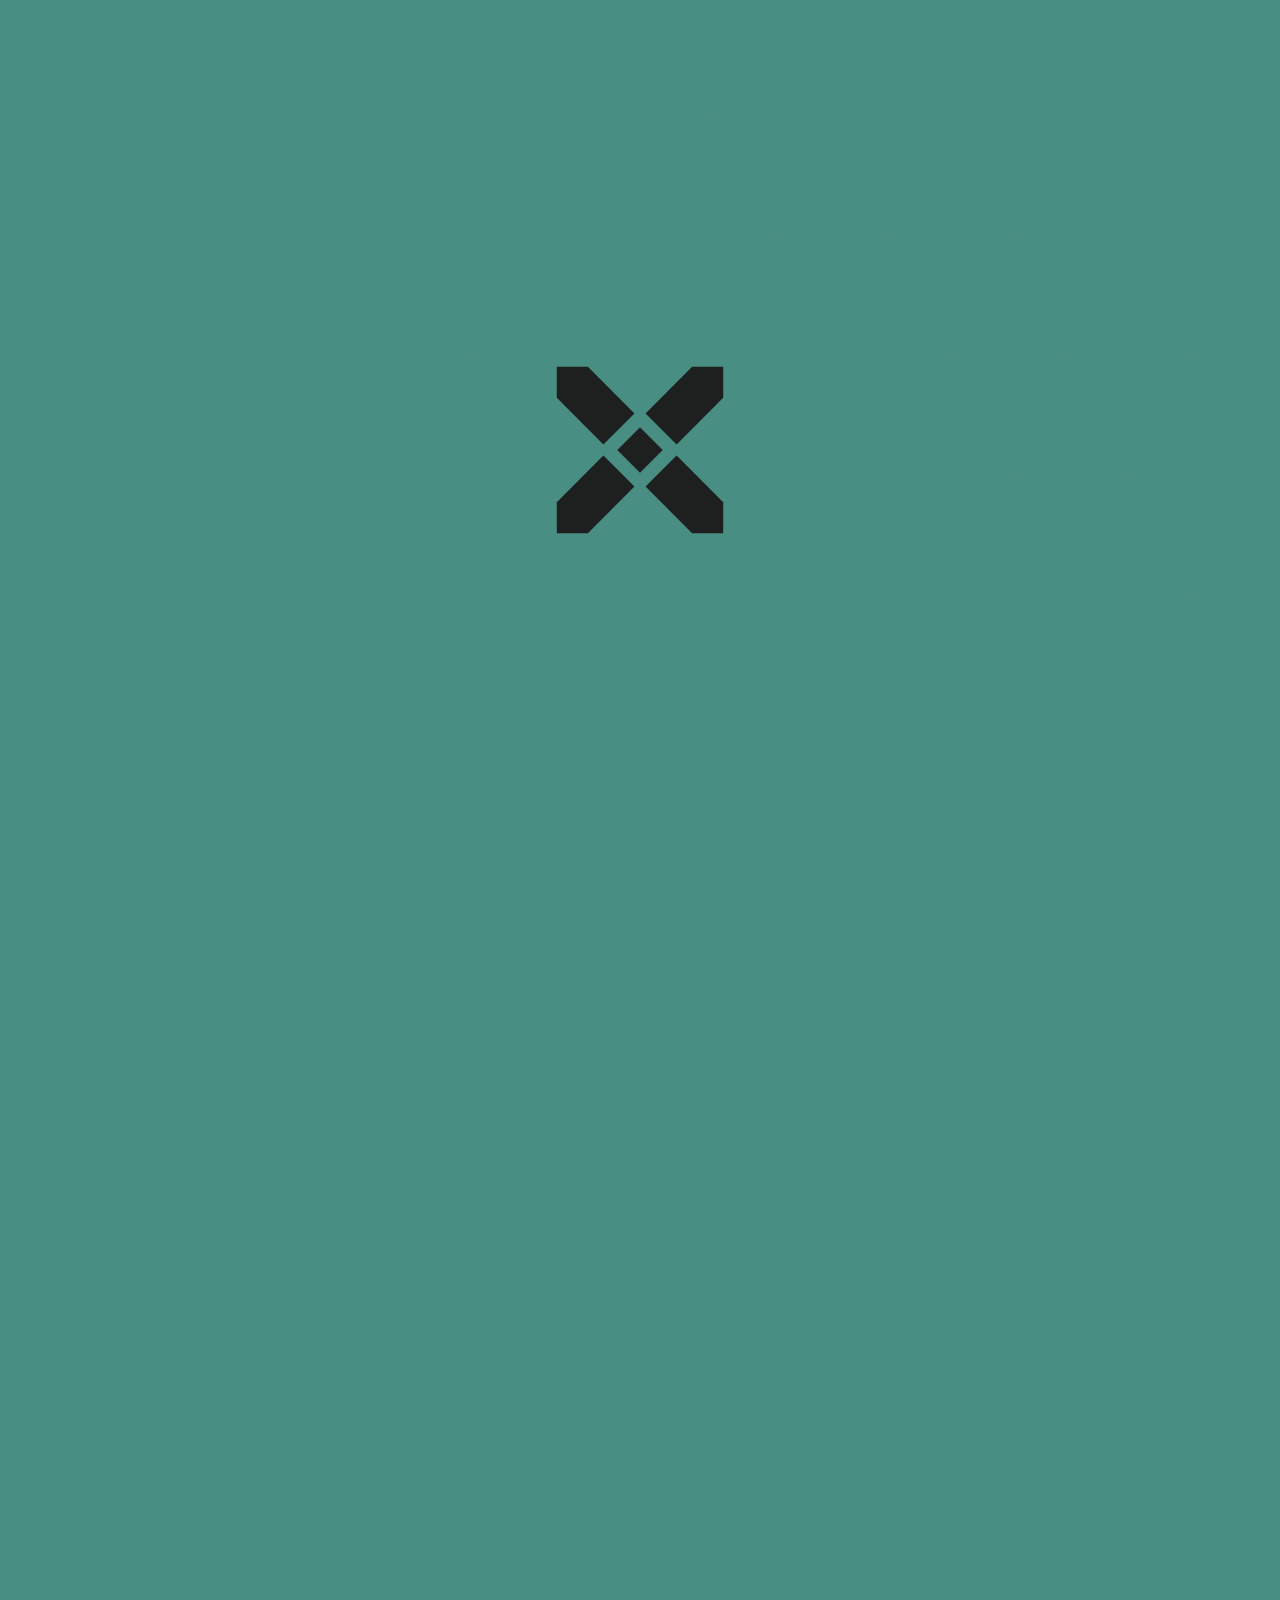
<file: index.html>
<!doctype html>
<html lang="en" class="splash">
<head>
<meta charset="utf-8">
<meta name="viewport" content="width=device-width, initial-scale=1">
<title>Axis — The first AI built entirely in Bahrain</title>
<meta name="description" content="Axis is a team of young Bahrainis who built the first AI made entirely in Bahrain. Its name is Mashmoom, and it speaks Bahraini Arabic.">
<meta name="keywords" content="Bahraini AI, AI in Bahrain, Mashmoom, Axis Bahrain, Arabic AI, Bahraini dialect AI, artificial intelligence Bahrain, ذكاء اصطناعي بحريني, مشموم">
<meta name="author" content="Axis">
<meta name="robots" content="index,follow,max-image-preview:large,max-snippet:-1,max-video-preview:-1">
<link rel="canonical" href="https://axis.bh/">
<meta property="og:type" content="website">
<meta property="og:site_name" content="Axis">
<meta property="og:locale" content="en_BH">
<meta property="og:locale:alternate" content="ar_BH">
<meta property="og:title" content="Axis — The first AI built entirely in Bahrain">
<meta property="og:description" content="Axis is a team of young Bahrainis who built the first AI made entirely in Bahrain. Its name is Mashmoom, and it speaks Bahraini Arabic.">
<meta property="og:url" content="https://axis.bh/">
<meta property="og:image" content="https://axis.bh/og/og-axis.png">
<meta property="og:image:width" content="1200">
<meta property="og:image:height" content="630">
<meta property="og:image:alt" content="AXIS — the first AI built entirely in Bahrain">
<meta name="twitter:card" content="summary_large_image">
<meta name="twitter:title" content="Axis — The first AI built entirely in Bahrain">
<meta name="twitter:description" content="Axis is a team of young Bahrainis who built the first AI made entirely in Bahrain. Its name is Mashmoom, and it speaks Bahraini Arabic.">
<meta name="twitter:image" content="https://axis.bh/og/og-axis.png">
<meta name="twitter:image:alt" content="AXIS — the first AI built entirely in Bahrain">
<meta name="theme-color" content="#1E1E1E">
<meta http-equiv="Content-Security-Policy" content="default-src 'self'; script-src 'self'; style-src 'self'; font-src 'self'; img-src 'self' data:; connect-src 'self'; base-uri 'none'; form-action 'none'">
<meta name="referrer" content="no-referrer">
<link rel="icon" href="data:image/svg+xml,<svg xmlns='http://www.w3.org/2000/svg' viewBox='0 0 3000 3000'><rect width='3000' height='3000' fill='%231E1E1E'/><path d='M3000 3000H2440L1600 2160L2160 1600L3000 2440V3000Z' fill='%23498E82'/><path d='M3000 0H2440L1600 840L2160 1400L3000 560V0Z' fill='%23498E82'/><path d='M0 0H560L1400 840L840 1400L0 560V0Z' fill='%23498E82'/><path d='M0 3000H560L1400 2160L840 1600L0 2440V3000Z' fill='%23498E82'/><path d='M1500 1090L1090 1500L1500 1910L1910 1500Z' fill='%23498E82'/></svg>">
<link rel="apple-touch-icon" href="og/apple-touch-icon.png">
<link rel="icon" type="image/png" sizes="512x512" href="og/icon-512.png">
<link rel="preload" href="fonts/switzer-variable.woff2" as="font" type="font/woff2" crossorigin>
<link rel="stylesheet" href="site.css">
<noscript><link rel="stylesheet" href="noscript.css"></noscript>
<script defer src="bahrain.js"></script>
<script defer src="mark.js"></script>
<script type="application/ld+json">{"@context":"https://schema.org","@graph":[{"@type":"Organization","@id":"https://axis.bh/#org","name":"Axis","alternateName":"أكسيس","url":"https://axis.bh/","logo":{"@type":"ImageObject","url":"https://axis.bh/og/icon-512.png","width":512,"height":512},"image":"https://axis.bh/og/og-axis.png","description":"Axis is a Bahraini technology company. It built Mashmoom, the first artificial intelligence made entirely in Bahrain, which understands and answers in Bahraini Arabic.","email":"contact@axis.bh","telephone":"+973-3973-7003","address":{"@type":"PostalAddress","addressCountry":"BH","addressRegion":"Bahrain"},"areaServed":{"@type":"Country","name":"Bahrain"},"foundingLocation":{"@type":"Place","name":"Bahrain"},"knowsLanguage":["ar-BH","ar","en"]},{"@type":"WebSite","@id":"https://axis.bh/#site","url":"https://axis.bh/","name":"Axis","inLanguage":"en","publisher":{"@id":"https://axis.bh/#org"}},{"@type":"WebPage","@id":"https://axis.bh/#page","url":"https://axis.bh/","name":"Axis — The first AI built entirely in Bahrain","isPartOf":{"@id":"https://axis.bh/#site"},"about":{"@id":"https://axis.bh/#org"},"primaryImageOfPage":{"@type":"ImageObject","url":"https://axis.bh/og/og-axis.png"}}]}</script>
</head>
<body data-field="teal">
<a class="skip" href="#main">Skip to content</a>

<canvas id="field" aria-hidden="true"></canvas>

<header class="top">
  <a class="brand" href="index.html" data-peek="word"><svg viewBox="0 0 3000 3000" aria-hidden="true">
      <path d="M3000 3000H2440L1600 2160L2160 1600L3000 2440V3000Z" fill="#498E82"/>
      <path d="M3000 0H2440L1600 840L2160 1400L3000 560V0Z" fill="#498E82"/>
      <path d="M0 0H560L1400 840L840 1400L0 560V0Z" fill="#498E82"/>
      <path d="M0 3000H560L1400 2160L840 1600L0 2440V3000Z" fill="#498E82"/>
      <path d="M1500.17 1090L1090 1500.17L1500.17 1910.33L1910.33 1500.17L1500.17 1090Z" fill="#498E82"/>
    </svg><span>AXIS</span></a>
  <nav aria-label="Pages">
      <a href="index.html" aria-current="page" data-peek="word">Home</a>
      <a href="mashmoom.html" data-peek="mashmoom">Mashmoom</a>
      <a href="axis.html" data-peek="bahrain">About us</a>
      <a href="sponsor.html" data-peek="plate">Sponsor</a>
      <a href="contact.html" data-peek="addr">Contact</a>
  </nav>
</header>

<!-- The mark. On the landing it is the full AXIS lockup, built out of his own
     wordmark rather than the icon blown up; from the first card on it is handed
     to the right column and stays there. -->
<div class="stage" aria-hidden="true">
  <svg class="fallback" viewBox="0 0 10373 3000" aria-hidden="true" preserveAspectRatio="xMidYMid meet"><path d="M10373 0H8971.91C8461.34 0 8117 362.5 8117 900C8117 1437.5 8461.34 1800 8971.91 1800H9565.59C9719.95 1800 9826.81 1912.5 9826.81 2075C9826.81 2237.5 9719.95 2350 9565.59 2350H8117V3000H9518.09C10028.7 3000 10373 2637.5 10373 2100C10373 1562.5 10028.7 1200 9518.09 1200H8924.41C8770.05 1200 8663.19 1087.5 8663.19 925C8663.19 762.5 8770.05 650 8924.41 650H10373V0Z" fill="#498E82"/><path d="M7542.26 0H7044.74C6986.89 0 6940 44.7715 6940 100V2900C6940 2955.23 6986.89 3000 7044.74 3000H7542.26C7600.11 3000 7647 2955.23 7647 2900V100C7647 44.7715 7600.11 0 7542.26 0Z" fill="#498E82"/><path d="M6470 3000H5910L5070 2160L5630 1600L6470 2440V3000Z" fill="#498E82"/><path d="M6470 0H5910L5070 840L5630 1400L6470 560V0Z" fill="#498E82"/><path d="M3470 0H4030L4870 840L4310 1400L3470 560V0Z" fill="#498E82"/><path d="M3470 3000H4030L4870 2160L4310 1600L3470 2440V3000Z" fill="#498E82"/><path d="M4970.17 1090L4560 1500.17L4970.17 1910.33L5380.33 1500.17L4970.17 1090Z" fill="#498E82"/><path d="M1007.79 95.25L7.90631 2904.75C-14.6461 2968.25 11.0489 3000 84.9912 3000H625.695C699.637 3000 747.885 2968.25 770.437 2904.75L1770.32 95.25C1792.88 31.75 1767.18 0 1693.24 0H1152.53C1078.59 0 1030.34 31.75 1007.79 95.25Z" fill="#498E82"/><path d="M2245.31 2903.75L1723.46 1246.25C1703.31 1182.08 1730.21 1150 1804.15 1150H2303.26C2377.21 1150 2424.71 1181.96 2445.79 1245.87L2992.59 2904.12C3013.66 2968.04 2987.23 3000 2913.29 3000H2386.45C2312.51 3000 2265.46 2967.92 2245.31 2903.75Z" fill="#498E82"/></svg>
  <canvas id="mark" data-form="word" data-splash="true"></canvas>
  <div class="label mono" data-settle>AXIS</div>
</div>

<main class="deck" id="main">
  <section class="card landing" data-form="word" data-label="AXIS">
    <div class="said">
      <p class="wordline">We're <b>Axis.</b></p>
      <p class="sub">Young Bahrainis who would rather build it than buy it. So we did.</p>
      <span class="cue mono">Keep going</span>
    </div>
  </section>

  <section class="card" data-form="mashmoom" data-label="MASHMOOM">
    <div class="said">
      <h1 data-assemble>The first AI built entirely in <em>Bahrain.</em></h1>
      <p class="sub">Its name is Mashmoom.</p>
      <a class="btn" href="mashmoom.html" data-peek="mashmoom">Meet Mashmoom</a>
    </div>
  </section>

  <section class="card" data-form="plate" data-label="SPONSORSHIP">
    <div class="said">
      <h2 data-assemble>Put your name <em>on it.</em></h2>
      <p class="sub">Sponsorship is open.</p>
      <a class="btn" href="sponsor.html" data-peek="plate">Explore sponsorship</a>
    </div>
  </section>

  <!-- Two pages in one, split by a single hairline. The icons are drawn for
       these two doors and nothing else: a lattice of diamonds pretending to be
       a pictogram was reading as neither the mark nor an icon. -->
  <section class="card" data-form="bahrain" data-label="BAHRAIN">
    <div class="said">
      <h2 data-assemble>Who <em>made this.</em></h2>
      <div class="split">
        <a class="half" href="axis.html" data-peek="bahrain">
          <span class="ic2"><svg viewBox="0 0 24 24" aria-hidden="true">
            <path d="M10 2.5H14V6.5H10Z"/>
            <path d="M9 21.5V12L12 8.6L15 12V21.5Z"/>
            <path d="M3 6.2H6.4V9.6H3Z" opacity=".5"/>
            <path d="M2 21.5V14.2L4.7 11.3L7.4 14.2V21.5Z" opacity=".5"/>
            <path d="M17.6 6.2H21V9.6H17.6Z" opacity=".5"/>
            <path d="M16.6 21.5V14.2L19.3 11.3L22 14.2V21.5Z" opacity=".5"/>
          </svg></span>
          <b>About us</b>
          <p>Get to know the team.</p>
        </a>
        <div class="rule"></div>
        <a class="half" href="contact.html" data-peek="addr">
          <span class="ic2"><svg viewBox="0 0 24 24" aria-hidden="true">
            <path d="M8 2H22V7.5L18.5 11H8Z" opacity=".45"/>
            <path d="M2 8H16V13.5L12.5 17H2Z"/>
            <path d="M4.5 17H9L4.5 21.5Z"/>
          </svg></span>
          <b>Contact</b>
          <p>Reach out to the team.</p>
        </a>
      </div>
    </div>
  </section>
</main>
</body>
</html>
</file>
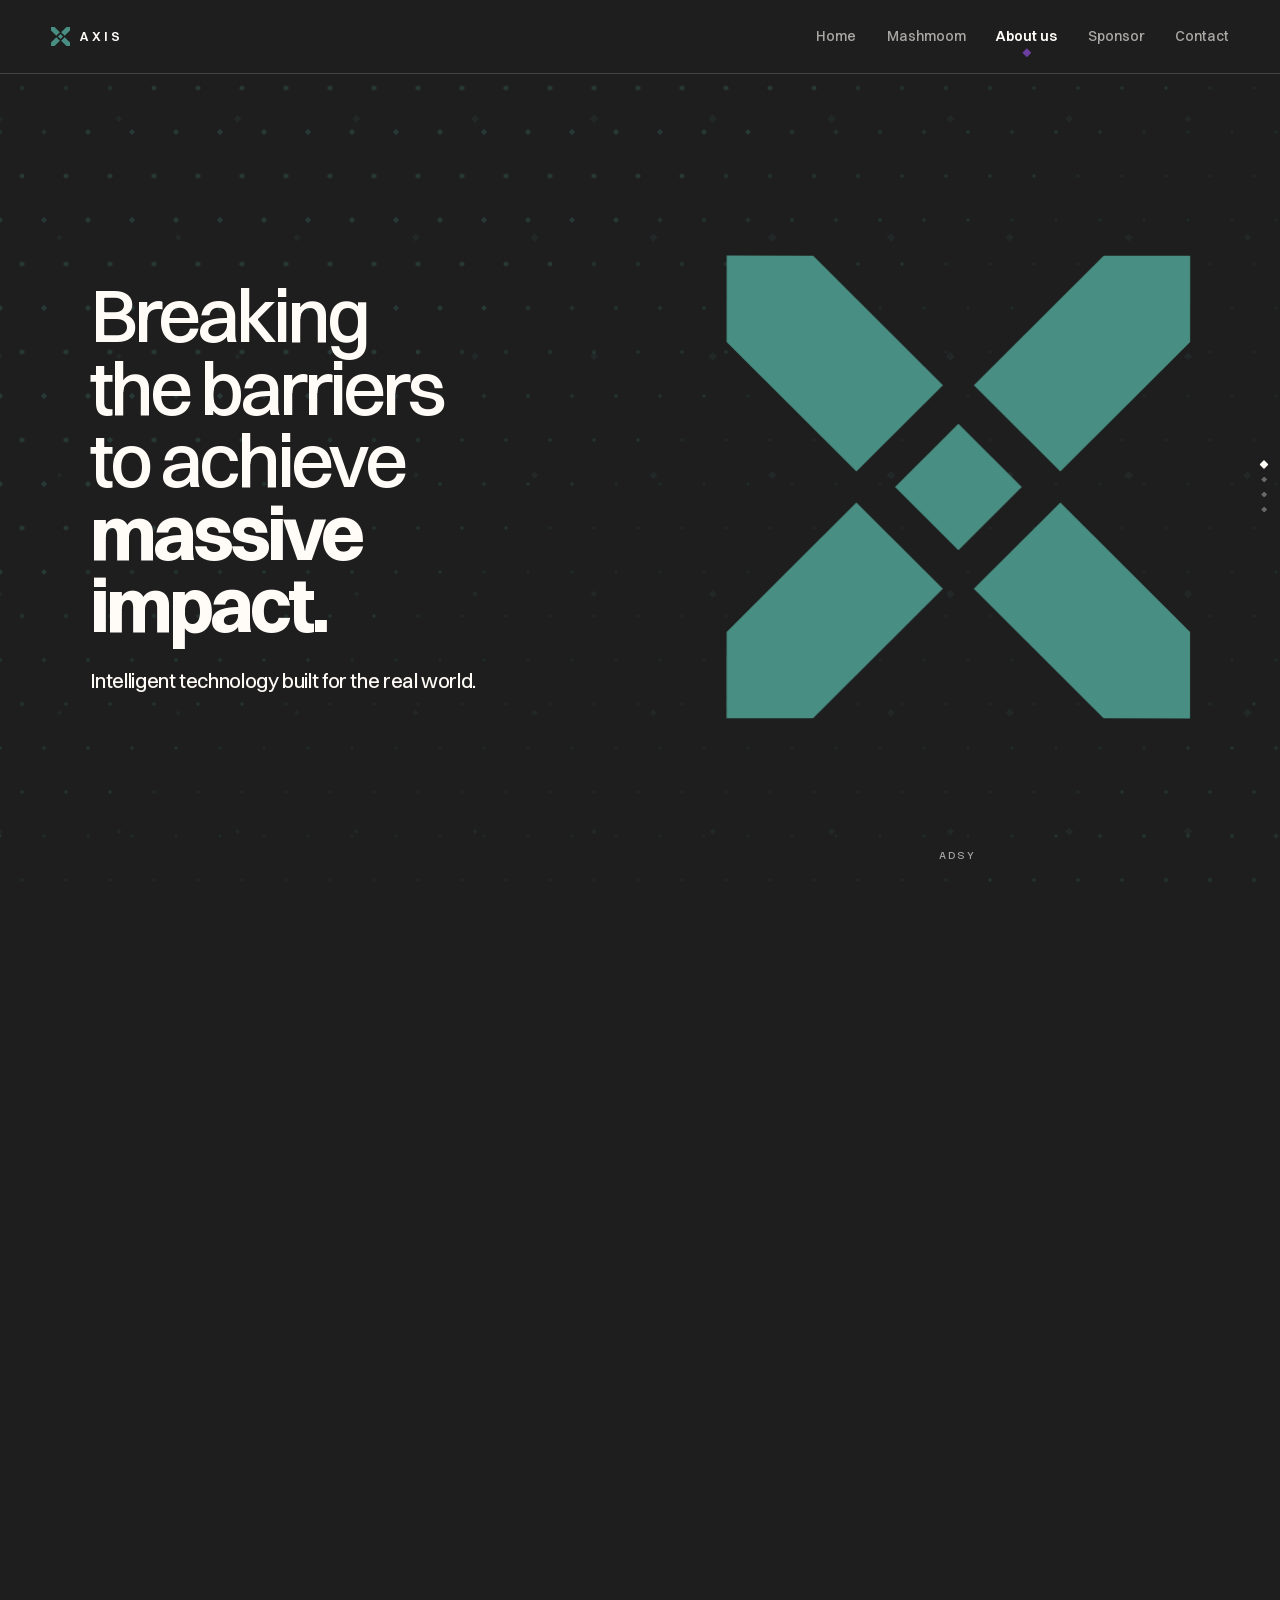
<file: axis.html>
<!doctype html>
<html lang="en">
<head>
<meta charset="utf-8">
<meta name="viewport" content="width=device-width, initial-scale=1">
<title>About Axis — the team building Bahrain's own AI</title>
<meta name="description" content="The team behind Mashmoom. Young Bahrainis breaking the barriers between people here and real technology, and building what replaces it.">
<meta name="keywords" content="Axis Bahrain, Bahraini technology company, AI company Bahrain, about Axis, Mashmoom team, Bahraini developers">
<meta name="author" content="Axis">
<meta name="robots" content="index,follow,max-image-preview:large,max-snippet:-1,max-video-preview:-1">
<link rel="canonical" href="https://axis.bh/axis.html">
<meta property="og:type" content="website">
<meta property="og:site_name" content="Axis">
<meta property="og:locale" content="en_BH">
<meta property="og:locale:alternate" content="ar_BH">
<meta property="og:title" content="About Axis — the team building Bahrain's own AI">
<meta property="og:description" content="The team behind Mashmoom. Young Bahrainis breaking the barriers between people here and real technology, and building what replaces it.">
<meta property="og:url" content="https://axis.bh/axis.html">
<meta property="og:image" content="https://axis.bh/og/og-about.png">
<meta property="og:image:width" content="1200">
<meta property="og:image:height" content="630">
<meta property="og:image:alt" content="Breaking the barriers to achieve massive impact — Axis">
<meta name="twitter:card" content="summary_large_image">
<meta name="twitter:title" content="About Axis — the team building Bahrain's own AI">
<meta name="twitter:description" content="The team behind Mashmoom. Young Bahrainis breaking the barriers between people here and real technology, and building what replaces it.">
<meta name="twitter:image" content="https://axis.bh/og/og-about.png">
<meta name="twitter:image:alt" content="Breaking the barriers to achieve massive impact — Axis">
<meta name="theme-color" content="#1E1E1E">
<meta http-equiv="Content-Security-Policy" content="default-src 'self'; script-src 'self'; style-src 'self'; font-src 'self'; img-src 'self' data:; connect-src 'self'; base-uri 'none'; form-action 'none'">
<meta name="referrer" content="no-referrer">
<link rel="icon" href="data:image/svg+xml,<svg xmlns='http://www.w3.org/2000/svg' viewBox='0 0 3000 3000'><rect width='3000' height='3000' fill='%231E1E1E'/><path d='M3000 3000H2440L1600 2160L2160 1600L3000 2440V3000Z' fill='%23498E82'/><path d='M3000 0H2440L1600 840L2160 1400L3000 560V0Z' fill='%23498E82'/><path d='M0 0H560L1400 840L840 1400L0 560V0Z' fill='%23498E82'/><path d='M0 3000H560L1400 2160L840 1600L0 2440V3000Z' fill='%23498E82'/><path d='M1500 1090L1090 1500L1500 1910L1910 1500Z' fill='%23498E82'/></svg>">
<link rel="apple-touch-icon" href="og/apple-touch-icon.png">
<link rel="icon" type="image/png" sizes="512x512" href="og/icon-512.png">
<link rel="preload" href="fonts/switzer-variable.woff2" as="font" type="font/woff2" crossorigin>
<link rel="stylesheet" href="site.css">
<noscript><link rel="stylesheet" href="noscript.css"></noscript>
<script defer src="bahrain.js"></script>
<script defer src="mark.js"></script>
<script type="application/ld+json">{"@context":"https://schema.org","@graph":[{"@type":"AboutPage","@id":"https://axis.bh/axis.html#page","url":"https://axis.bh/axis.html","name":"About Axis","isPartOf":{"@id":"https://axis.bh/#site"},"mainEntity":{"@id":"https://axis.bh/#org"}},{"@type":"BreadcrumbList","itemListElement":[{"@type":"ListItem","position":1,"name":"Axis","item":"https://axis.bh/"},{"@type":"ListItem","position":2,"name":"About us","item":"https://axis.bh/axis.html"}]}]}</script>
</head>
<body data-field="teal">
<a class="skip" href="#main">Skip to content</a>

<canvas id="field" aria-hidden="true"></canvas>

<header class="top">
  <a class="brand" href="index.html" data-peek="word"><svg viewBox="0 0 3000 3000" aria-hidden="true">
      <path d="M3000 3000H2440L1600 2160L2160 1600L3000 2440V3000Z" fill="#498E82"/>
      <path d="M3000 0H2440L1600 840L2160 1400L3000 560V0Z" fill="#498E82"/>
      <path d="M0 0H560L1400 840L840 1400L0 560V0Z" fill="#498E82"/>
      <path d="M0 3000H560L1400 2160L840 1600L0 2440V3000Z" fill="#498E82"/>
      <path d="M1500.17 1090L1090 1500.17L1500.17 1910.33L1910.33 1500.17L1500.17 1090Z" fill="#498E82"/>
    </svg><span>AXIS</span></a>
  <nav aria-label="Pages">
      <a href="index.html" data-peek="word">Home</a>
      <a href="mashmoom.html" data-peek="mashmoom">Mashmoom</a>
      <a href="axis.html" aria-current="page" data-peek="bahrain">About us</a>
      <a href="sponsor.html" data-peek="plate">Sponsor</a>
      <a href="contact.html" data-peek="addr">Contact</a>
  </nav>
</header>

<!-- The mark. On the landing it holds the middle of the page; from the first
     card on it is handed to the right column and stays there. -->
<div class="stage" aria-hidden="true">
  <svg class="fallback" viewBox="0 0 3000 3000" aria-hidden="true" preserveAspectRatio="xMidYMid meet"><path d="M3000 3000H2440L1600 2160L2160 1600L3000 2440V3000Z" fill="#498E82"/><path d="M3000 0H2440L1600 840L2160 1400L3000 560V0Z" fill="#498E82"/><path d="M0 0H560L1400 840L840 1400L0 560V0Z" fill="#498E82"/><path d="M0 3000H560L1400 2160L840 1600L0 2440V3000Z" fill="#498E82"/><path d="M1500.17 1090L1090 1500.17L1500.17 1910.33L1910.33 1500.17L1500.17 1090Z" fill="#498E82"/></svg>
  <canvas id="mark" data-form="x"></canvas>
  <div class="label mono" data-settle>AXIS</div>
</div>

<main class="deck" id="main">

  <section class="card" data-form="x" data-label="AXIS">
    <div class="said">
      <h1 class="hero" data-assemble>Breaking the barriers to achieve <em>massive impact.</em></h1>
      <p class="lede">Intelligent technology built for the real world.</p>
    </div>
  </section>

  <!-- Mission and vision, said as the two words themselves with the statement
       under each, and the country sitting beside them. Not two containers. -->
  <section class="card" data-form="bahrain" data-label="BAHRAIN">
    <div class="said">
      <div class="decls">
        <div class="decl">
          <h2>Mission</h2>
          <p>To break what stands between people here and real technology, and to build what replaces it.</p>
        </div>
        <div class="decl">
          <h2>Vision</h2>
          <p>Intelligence built in Bahrain, in the hands of everyone who lives here.</p>
        </div>
      </div>
    </div>
  </section>

  <!-- Five values, stacked down the page rather than strung across it, each one
       a line you can reach for. -->
  <section class="card" data-form="x" data-label="OUR VALUES">
    <div class="said">
      <h2 data-assemble>Our <em>values.</em></h2>
      <div class="creed">
        <div class="cv">
          <b>Privacy, before it is asked for.</b>
        </div>
        <div class="cv">
          <b>Built to last, not to burn.</b>
        </div>
        <div class="cv">
          <b>Bahraini first, everywhere.</b>
        </div>
        <div class="cv">
          <b>Useful before impressive.</b>
        </div>
      </div>
    </div>
  </section>

  <section class="card" data-form="mashmoom" data-label="MASHMOOM">
    <div class="said">
      <h2 data-assemble>See what <em>we built.</em></h2>
      <a class="btn" href="mashmoom.html" data-peek="mashmoom">Meet Mashmoom</a>
    </div>
  </section>

</main>
</body>
</html>
</file>
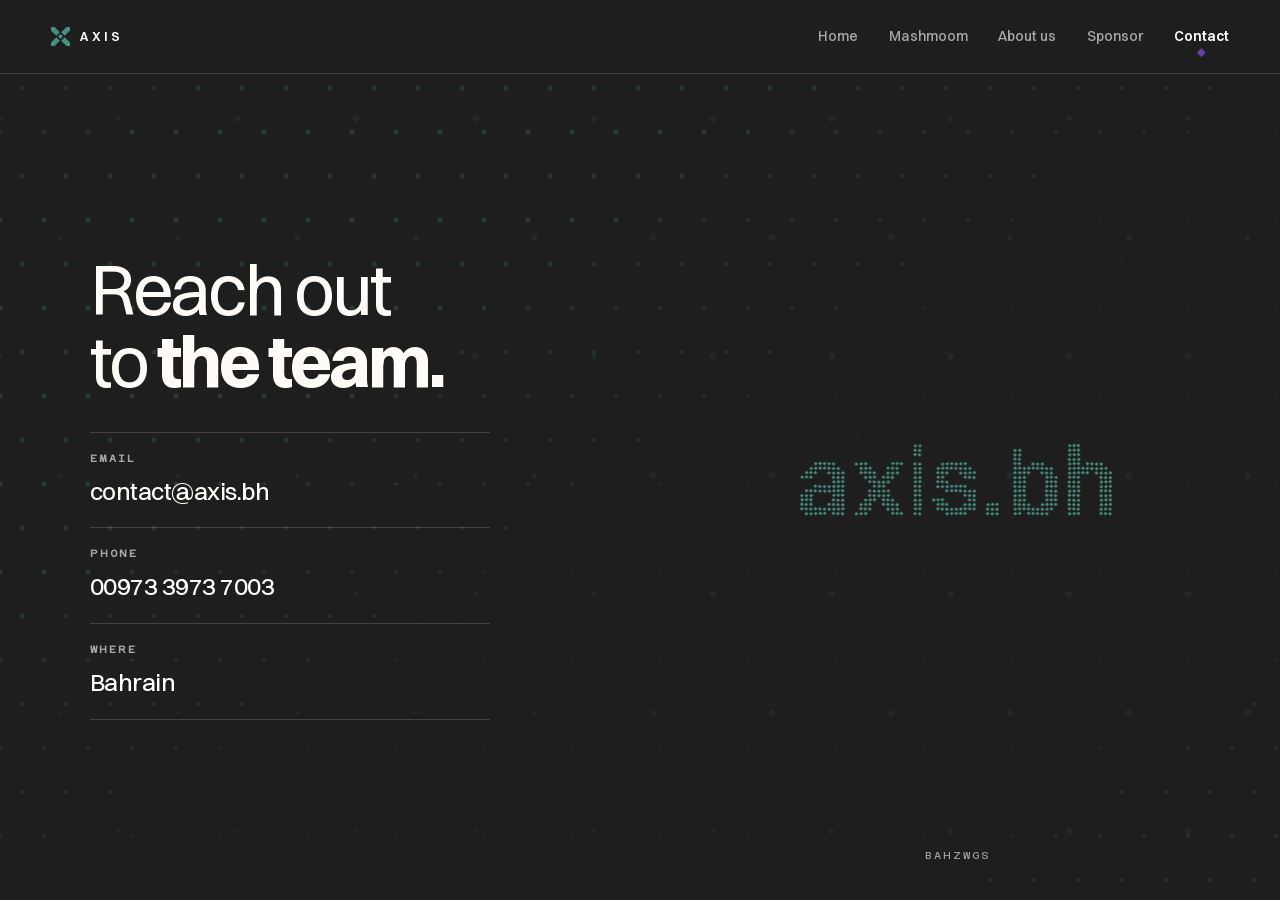
<file: contact.html>
<!doctype html>
<html lang="en" class="one">
<head>
<meta charset="utf-8">
<meta name="viewport" content="width=device-width, initial-scale=1">
<title>Contact Axis — Bahrain's own AI team</title>
<meta name="description" content="Reach the Axis team in Bahrain. Email contact@axis.bh or call 00973 3973 7003.">
<meta name="keywords" content="contact Axis, Axis Bahrain contact, Mashmoom contact, AI company Bahrain contact">
<meta name="author" content="Axis">
<meta name="robots" content="index,follow,max-image-preview:large,max-snippet:-1,max-video-preview:-1">
<link rel="canonical" href="https://axis.bh/contact.html">
<meta property="og:type" content="website">
<meta property="og:site_name" content="Axis">
<meta property="og:locale" content="en_BH">
<meta property="og:locale:alternate" content="ar_BH">
<meta property="og:title" content="Contact Axis — Bahrain's own AI team">
<meta property="og:description" content="Reach the Axis team in Bahrain. Email contact@axis.bh or call 00973 3973 7003.">
<meta property="og:url" content="https://axis.bh/contact.html">
<meta property="og:image" content="https://axis.bh/og/og-contact.png">
<meta property="og:image:width" content="1200">
<meta property="og:image:height" content="630">
<meta property="og:image:alt" content="Reach out to the team — Axis, Bahrain">
<meta name="twitter:card" content="summary_large_image">
<meta name="twitter:title" content="Contact Axis — Bahrain's own AI team">
<meta name="twitter:description" content="Reach the Axis team in Bahrain. Email contact@axis.bh or call 00973 3973 7003.">
<meta name="twitter:image" content="https://axis.bh/og/og-contact.png">
<meta name="twitter:image:alt" content="Reach out to the team — Axis, Bahrain">
<meta name="theme-color" content="#1E1E1E">
<meta http-equiv="Content-Security-Policy" content="default-src 'self'; script-src 'self'; style-src 'self'; font-src 'self'; img-src 'self' data:; connect-src 'self'; base-uri 'none'; form-action 'none'">
<meta name="referrer" content="no-referrer">
<link rel="icon" href="data:image/svg+xml,<svg xmlns='http://www.w3.org/2000/svg' viewBox='0 0 3000 3000'><rect width='3000' height='3000' fill='%231E1E1E'/><path d='M3000 3000H2440L1600 2160L2160 1600L3000 2440V3000Z' fill='%23498E82'/><path d='M3000 0H2440L1600 840L2160 1400L3000 560V0Z' fill='%23498E82'/><path d='M0 0H560L1400 840L840 1400L0 560V0Z' fill='%23498E82'/><path d='M0 3000H560L1400 2160L840 1600L0 2440V3000Z' fill='%23498E82'/><path d='M1500 1090L1090 1500L1500 1910L1910 1500Z' fill='%23498E82'/></svg>">
<link rel="apple-touch-icon" href="og/apple-touch-icon.png">
<link rel="icon" type="image/png" sizes="512x512" href="og/icon-512.png">
<link rel="preload" href="fonts/switzer-variable.woff2" as="font" type="font/woff2" crossorigin>
<link rel="stylesheet" href="site.css">
<noscript><link rel="stylesheet" href="noscript.css"></noscript>
<script defer src="bahrain.js"></script>
<script defer src="mark.js"></script>
<script type="application/ld+json">{"@context":"https://schema.org","@graph":[{"@type":"ContactPage","@id":"https://axis.bh/contact.html#page","url":"https://axis.bh/contact.html","name":"Contact Axis","isPartOf":{"@id":"https://axis.bh/#site"},"mainEntity":{"@id":"https://axis.bh/#org"}},{"@type":"BreadcrumbList","itemListElement":[{"@type":"ListItem","position":1,"name":"Axis","item":"https://axis.bh/"},{"@type":"ListItem","position":2,"name":"Contact","item":"https://axis.bh/contact.html"}]}]}</script>
</head>
<body data-field="teal">
<a class="skip" href="#main">Skip to content</a>

<canvas id="field" aria-hidden="true"></canvas>

<header class="top">
  <a class="brand" href="index.html" data-peek="word"><svg viewBox="0 0 3000 3000" aria-hidden="true">
      <path d="M3000 3000H2440L1600 2160L2160 1600L3000 2440V3000Z" fill="#498E82"/>
      <path d="M3000 0H2440L1600 840L2160 1400L3000 560V0Z" fill="#498E82"/>
      <path d="M0 0H560L1400 840L840 1400L0 560V0Z" fill="#498E82"/>
      <path d="M0 3000H560L1400 2160L840 1600L0 2440V3000Z" fill="#498E82"/>
      <path d="M1500.17 1090L1090 1500.17L1500.17 1910.33L1910.33 1500.17L1500.17 1090Z" fill="#498E82"/>
    </svg><span>AXIS</span></a>
  <nav aria-label="Pages">
      <a href="index.html" data-peek="word">Home</a>
      <a href="mashmoom.html" data-peek="mashmoom">Mashmoom</a>
      <a href="axis.html" data-peek="bahrain">About us</a>
      <a href="sponsor.html" data-peek="plate">Sponsor</a>
      <a href="contact.html" aria-current="page" data-peek="addr">Contact</a>
  </nav>
</header>

<!-- The mark. On the landing it holds the middle of the page; from the first
     card on it is handed to the right column and stays there. -->
<div class="stage" aria-hidden="true">
  <svg class="fallback" viewBox="0 0 3000 3000" aria-hidden="true" preserveAspectRatio="xMidYMid meet"><path d="M3000 3000H2440L1600 2160L2160 1600L3000 2440V3000Z" fill="#498E82"/><path d="M3000 0H2440L1600 840L2160 1400L3000 560V0Z" fill="#498E82"/><path d="M0 0H560L1400 840L840 1400L0 560V0Z" fill="#498E82"/><path d="M0 3000H560L1400 2160L840 1600L0 2440V3000Z" fill="#498E82"/><path d="M1500.17 1090L1090 1500.17L1500.17 1910.33L1910.33 1500.17L1500.17 1090Z" fill="#498E82"/></svg>
  <canvas id="mark" data-form="addr"></canvas>
  <div class="label mono" data-settle>BAHRAIN</div>
</div>

<main class="deck" id="main">

  <section class="card" data-form="addr" data-label="BAHRAIN">
    <div class="said">
      <h1 data-assemble>Reach out to <em>the team.</em></h1>
      <div class="plain">
        <a href="mailto:contact@axis.bh"><em>Email</em>contact@axis.bh</a>
        <a href="tel:+97339737003"><em>Phone</em>00973 3973 7003</a>
        <span><em>Where</em>Bahrain</span>
      </div>
    </div>
  </section>

</main>
</body>
</html>
</file>
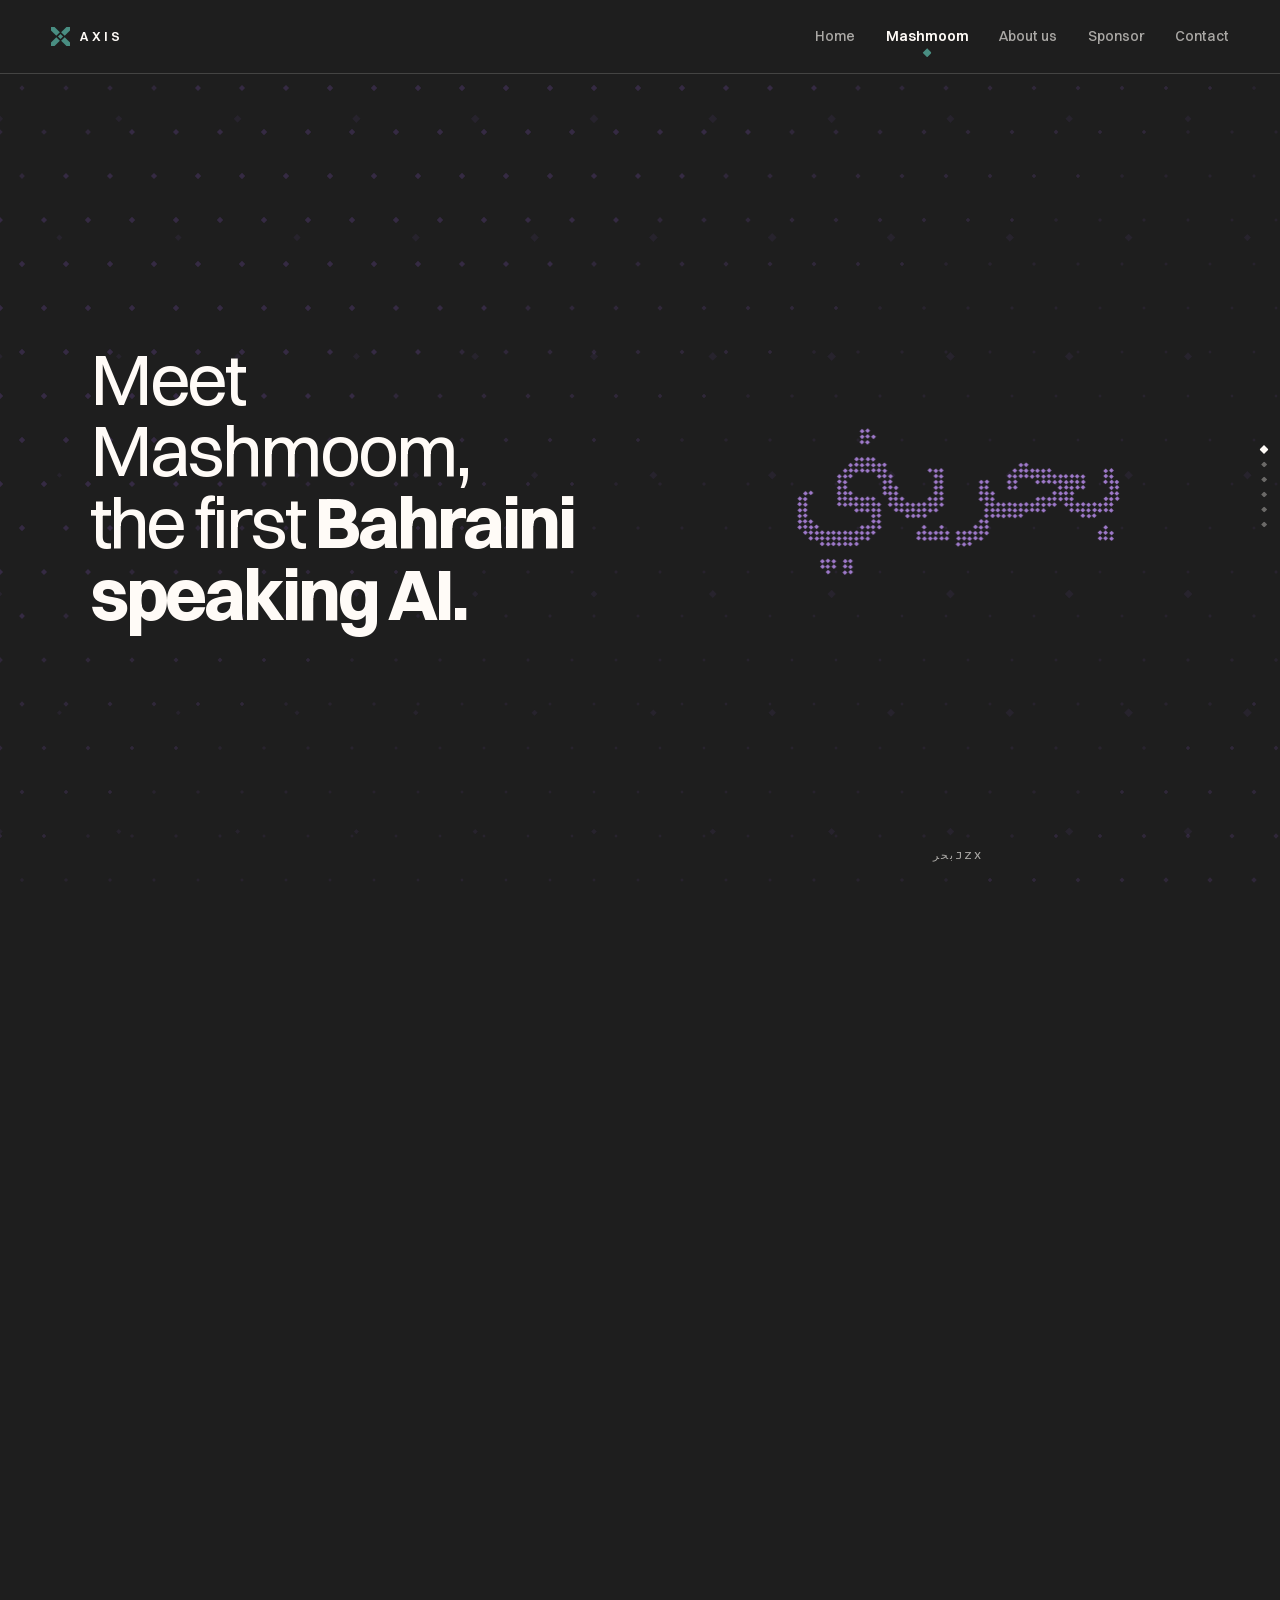
<file: mashmoom.html>
<!doctype html>
<html lang="en">
<head>
<meta charset="utf-8">
<meta name="viewport" content="width=device-width, initial-scale=1">
<title>Mashmoom — the first AI that speaks Bahraini Arabic</title>
<meta name="description" content="Mashmoom is the first AI that understands and answers in Bahraini Arabic. Ask it the way you actually talk: code, data, admin, research and more.">
<meta name="keywords" content="Mashmoom, مشموم, Bahraini AI, Arabic AI assistant, Bahraini dialect AI, AI that speaks Arabic, Bahrain AI chatbot, ذكاء اصطناعي بالبحريني">
<meta name="author" content="Axis">
<meta name="robots" content="index,follow,max-image-preview:large,max-snippet:-1,max-video-preview:-1">
<link rel="canonical" href="https://axis.bh/mashmoom.html">
<meta property="og:type" content="website">
<meta property="og:site_name" content="Axis">
<meta property="og:locale" content="en_BH">
<meta property="og:locale:alternate" content="ar_BH">
<meta property="og:title" content="Mashmoom — the first AI that speaks Bahraini Arabic">
<meta property="og:description" content="Mashmoom is the first AI that understands and answers in Bahraini Arabic. Ask it the way you actually talk: code, data, admin, research and more.">
<meta property="og:url" content="https://axis.bh/mashmoom.html">
<meta property="og:image" content="https://axis.bh/og/og-mashmoom.png">
<meta property="og:image:width" content="1200">
<meta property="og:image:height" content="630">
<meta property="og:image:alt" content="Mashmoom — the first Bahraini speaking AI">
<meta name="twitter:card" content="summary_large_image">
<meta name="twitter:title" content="Mashmoom — the first AI that speaks Bahraini Arabic">
<meta name="twitter:description" content="Mashmoom is the first AI that understands and answers in Bahraini Arabic. Ask it the way you actually talk: code, data, admin, research and more.">
<meta name="twitter:image" content="https://axis.bh/og/og-mashmoom.png">
<meta name="twitter:image:alt" content="Mashmoom — the first Bahraini speaking AI">
<meta name="theme-color" content="#1E1E1E">
<meta http-equiv="Content-Security-Policy" content="default-src 'self'; script-src 'self'; style-src 'self'; font-src 'self'; img-src 'self' data:; connect-src 'self'; base-uri 'none'; form-action 'none'">
<meta name="referrer" content="no-referrer">
<link rel="icon" href="data:image/svg+xml,<svg xmlns='http://www.w3.org/2000/svg' viewBox='0 0 3000 3000'><rect width='3000' height='3000' fill='%231E1E1E'/><path d='M3000 3000H2440L1600 2160L2160 1600L3000 2440V3000Z' fill='%23498E82'/><path d='M3000 0H2440L1600 840L2160 1400L3000 560V0Z' fill='%23498E82'/><path d='M0 0H560L1400 840L840 1400L0 560V0Z' fill='%23498E82'/><path d='M0 3000H560L1400 2160L840 1600L0 2440V3000Z' fill='%23498E82'/><path d='M1500 1090L1090 1500L1500 1910L1910 1500Z' fill='%23498E82'/></svg>">
<link rel="apple-touch-icon" href="og/apple-touch-icon.png">
<link rel="icon" type="image/png" sizes="512x512" href="og/icon-512.png">
<link rel="preload" href="fonts/switzer-variable.woff2" as="font" type="font/woff2" crossorigin>
<link rel="preload" href="fonts/plex-arabic-600.woff2" as="font" type="font/woff2" crossorigin>
<link rel="stylesheet" href="site.css">
<noscript><link rel="stylesheet" href="noscript.css"></noscript>
<script defer src="bahrain.js"></script>
<script defer src="mark.js"></script>
<script type="application/ld+json">{"@context":"https://schema.org","@graph":[{"@type":"SoftwareApplication","@id":"https://axis.bh/mashmoom.html#app","name":"Mashmoom","alternateName":"مشموم","applicationCategory":"BusinessApplication","applicationSubCategory":"AI assistant","operatingSystem":"Web","inLanguage":["ar-BH","ar","en"],"description":"Mashmoom is the first artificial intelligence built entirely in Bahrain. It understands and answers in Bahraini Arabic, writes and runs Python, works with data and files, researches the web, and handles everyday admin. It runs on machines in Bahrain.","publisher":{"@id":"https://axis.bh/#org"},"creator":{"@id":"https://axis.bh/#org"},"countryOfOrigin":{"@type":"Country","name":"Bahrain"},"featureList":["Understands and replies in Bahraini Arabic","Writes and runs Python","Works with data, sheets and files","Researches the web and cites where it came from","Drafts letters, forms and email","Runs on machines in Bahrain"]},{"@type":"BreadcrumbList","itemListElement":[{"@type":"ListItem","position":1,"name":"Axis","item":"https://axis.bh/"},{"@type":"ListItem","position":2,"name":"Mashmoom","item":"https://axis.bh/mashmoom.html"}]},{"@type":"WebPage","@id":"https://axis.bh/mashmoom.html#page","url":"https://axis.bh/mashmoom.html","isPartOf":{"@id":"https://axis.bh/#site"},"name":"Mashmoom — the first AI that speaks Bahraini Arabic","mainEntity":{"@id":"https://axis.bh/mashmoom.html#app"}}]}</script>
</head>
<body data-field="purple">
<a class="skip" href="#main">Skip to content</a>

<canvas id="field" aria-hidden="true"></canvas>

<header class="top">
  <a class="brand" href="index.html" data-peek="word"><svg viewBox="0 0 3000 3000" aria-hidden="true">
      <path d="M3000 3000H2440L1600 2160L2160 1600L3000 2440V3000Z" fill="#498E82"/>
      <path d="M3000 0H2440L1600 840L2160 1400L3000 560V0Z" fill="#498E82"/>
      <path d="M0 0H560L1400 840L840 1400L0 560V0Z" fill="#498E82"/>
      <path d="M0 3000H560L1400 2160L840 1600L0 2440V3000Z" fill="#498E82"/>
      <path d="M1500.17 1090L1090 1500.17L1500.17 1910.33L1910.33 1500.17L1500.17 1090Z" fill="#498E82"/>
    </svg><span>AXIS</span></a>
  <nav aria-label="Pages">
      <a href="index.html" data-peek="word">Home</a>
      <a href="mashmoom.html" aria-current="page" data-peek="mashmoom">Mashmoom</a>
      <a href="axis.html" data-peek="bahrain">About us</a>
      <a href="sponsor.html" data-peek="plate">Sponsor</a>
      <a href="contact.html" data-peek="addr">Contact</a>
  </nav>
</header>

<!-- The mark. On the landing it holds the middle of the page; from the first
     card on it is handed to the right column and stays there. -->
<div class="stage" aria-hidden="true">
  <svg class="fallback" viewBox="0 0 3000 3000" aria-hidden="true" preserveAspectRatio="xMidYMid meet"><path d="M3000 3000H2440L1600 2160L2160 1600L3000 2440V3000Z" fill="#498E82"/><path d="M3000 0H2440L1600 840L2160 1400L3000 560V0Z" fill="#498E82"/><path d="M0 0H560L1400 840L840 1400L0 560V0Z" fill="#498E82"/><path d="M0 3000H560L1400 2160L840 1600L0 2440V3000Z" fill="#498E82"/><path d="M1500.17 1090L1090 1500.17L1500.17 1910.33L1910.33 1500.17L1500.17 1090Z" fill="#498E82"/></svg>
  <canvas id="mark" data-form="arabic"></canvas>
  <div class="label mono" data-settle>MASHMOOM</div>
</div>

<main class="deck" id="main">

  <section class="card" data-form="arabic" data-label="بحريني">
    <div class="said">
      <h1 data-assemble>Meet Mashmoom, the first <em>Bahraini speaking AI.</em></h1>
    </div>
  </section>

  <section class="card" data-form="mashmoom" data-label="MASHMOOM">
    <div class="said">
      <h2 data-assemble>Mashmoom does <em>the work.</em></h2>
      <div class="ask">
        <span class="cycle">
          <span>اكتب لي كود بايثون يرتب هالملف</span>
          <span>Clean this sheet and chart it for the meeting.</span>
          <span>شنو صار في البحرين هالأسبوع؟</span>
          <span>Debug this function and tell me what I broke.</span>
          <span>سوّي لي موقع لمشروعي الصغير</span>
          <span>Draft the email to the landlord, politely.</span>
          <span>اشرح لي هالكود بالبحريني</span>
          <span>سوّي لي جدول للأسبوع حول الدوام</span>
        </span>
      </div>
      <span class="btn soon">Coming soon</span>
    </div>
  </section>

  <section class="card" data-form="w_talk" data-label="THE DIALECT">
    <div class="said">
      <h2 data-assemble>Ask it the way <em>you actually talk.</em></h2>
    </div>
    <div class="viz">
      <div class="chat">
        <p class="bub me ar cut" lang="ar" dir="rtl" data-type data-speed="58">شنو تقدر تسوي لي؟</p>
        <p class="bub it ar cut" lang="ar" dir="rtl" data-type data-speed="34">أقدر أرد على أسئلتك، أدور لك في النت، أسوي لك ملفات ورسومات، وأساعدك في حسابات البيت.</p>
        <p class="bub me ar cut" lang="ar" dir="rtl" data-type data-speed="58">زين، سو لي جدول للأسبوع</p>
        <span class="thinking mono">thinking&hellip;</span>
      </div>
    </div>
  </section>

  <!-- Not a feature list and not a column of labels. One kind of work is live
       at a time and the mark beside it is building that thing, so the
       formation is the caption and nothing needs writing underneath. -->
  <section class="card" data-form="w_code" data-label="WHAT IT DOES" data-wall>
    <div class="said">
      <h2 data-assemble>Hand it <em>the work.</em></h2>
      <div class="wall">
        <button type="button" class="wd" data-peek="w_code">Code</button>
        <button type="button" class="wd" data-peek="w_data">Data</button>
        <button type="button" class="wd" data-peek="w_admin">Admin</button>
        <button type="button" class="wd" data-peek="w_research">Research</button>
        <button type="button" class="wd" data-peek="w_personal">Personal</button>
        <button type="button" class="wd ar" lang="ar" dir="rtl" data-peek="w_talk">فضفضة</button>
      </div>
    </div>
  </section>

  <!-- Privacy. Three statements, not three reassuring boxes in a row, which is
       how a claim like this stops being believed. -->
  <section class="card" data-form="bahrain" data-label="BAHRAIN">
    <div class="said">
      <h2 data-assemble>It stays <em>here.</em></h2>
      <div class="says">
        <p>It runs on our own machines, in Bahrain.</p>
        <p>Nothing you type is sold, and nothing is handed to anyone abroad.</p>
        <p>No foreign company gets to decide what you are allowed to ask.</p>
      </div>
    </div>
  </section>

  <!-- Two capabilities, each given a band of the page and a thing that moves.
       These are not ideas we have; they are the next two pieces of work. -->
  <section class="card" data-form="mashmoom" data-label="NEXT">
    <div class="said">
      <h2 data-assemble>Coming <em>next.</em></h2>
      <div class="coming">
        <div class="cap">
          <span class="mono">Speech</span>
          <p>Talk to it in Bahraini, and hear it answer back the same.</p>
          <div class="wave" aria-hidden="true"><i></i><i></i><i></i><i></i><i></i><i></i><i></i><i></i><i></i><i></i><i></i><i></i><i></i><i></i><i></i><i></i></div>
        </div>
        <div class="cap">
          <span class="mono">Pictures</span>
          <p>Ask for a picture or a design, Mashmoom will get it done.</p>
          <div class="gen" aria-hidden="true" data-gen></div>
        </div>
      </div>
    </div>
  </section>

</main>
</body>
</html>
</file>
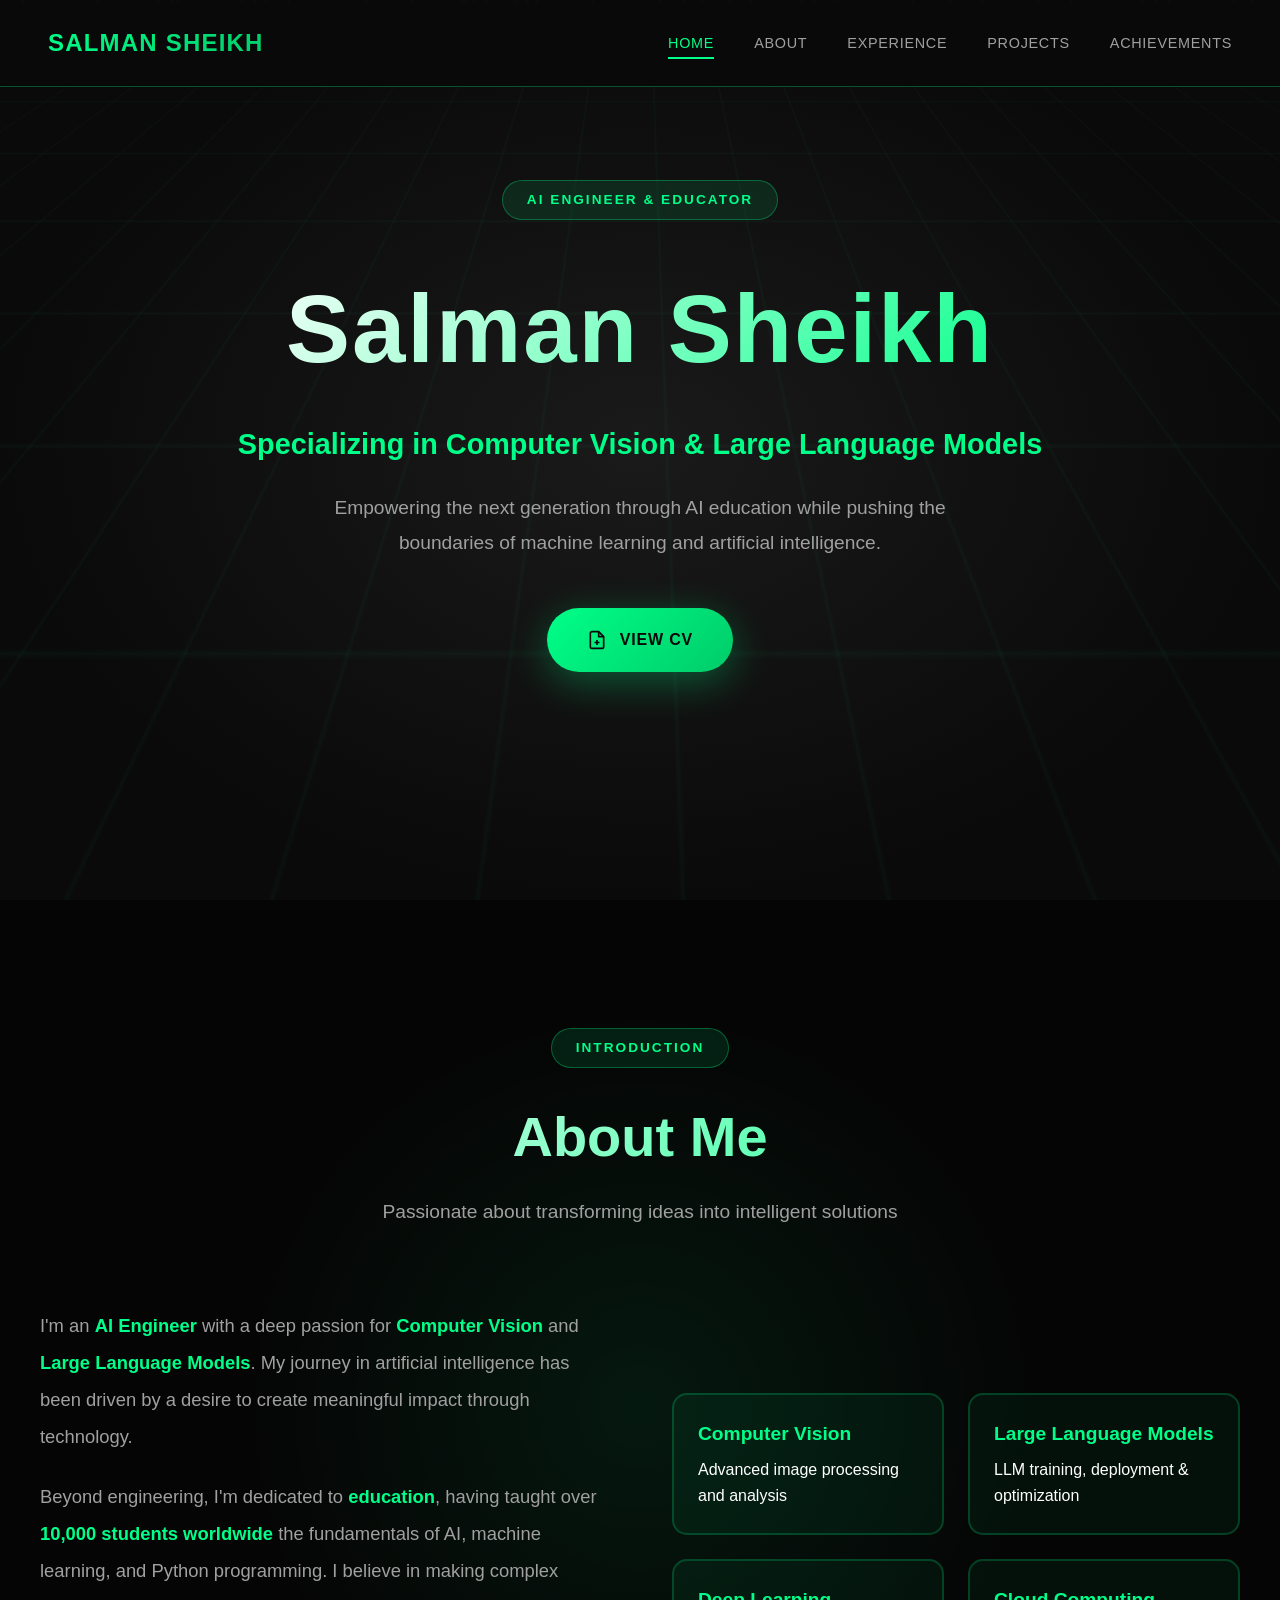
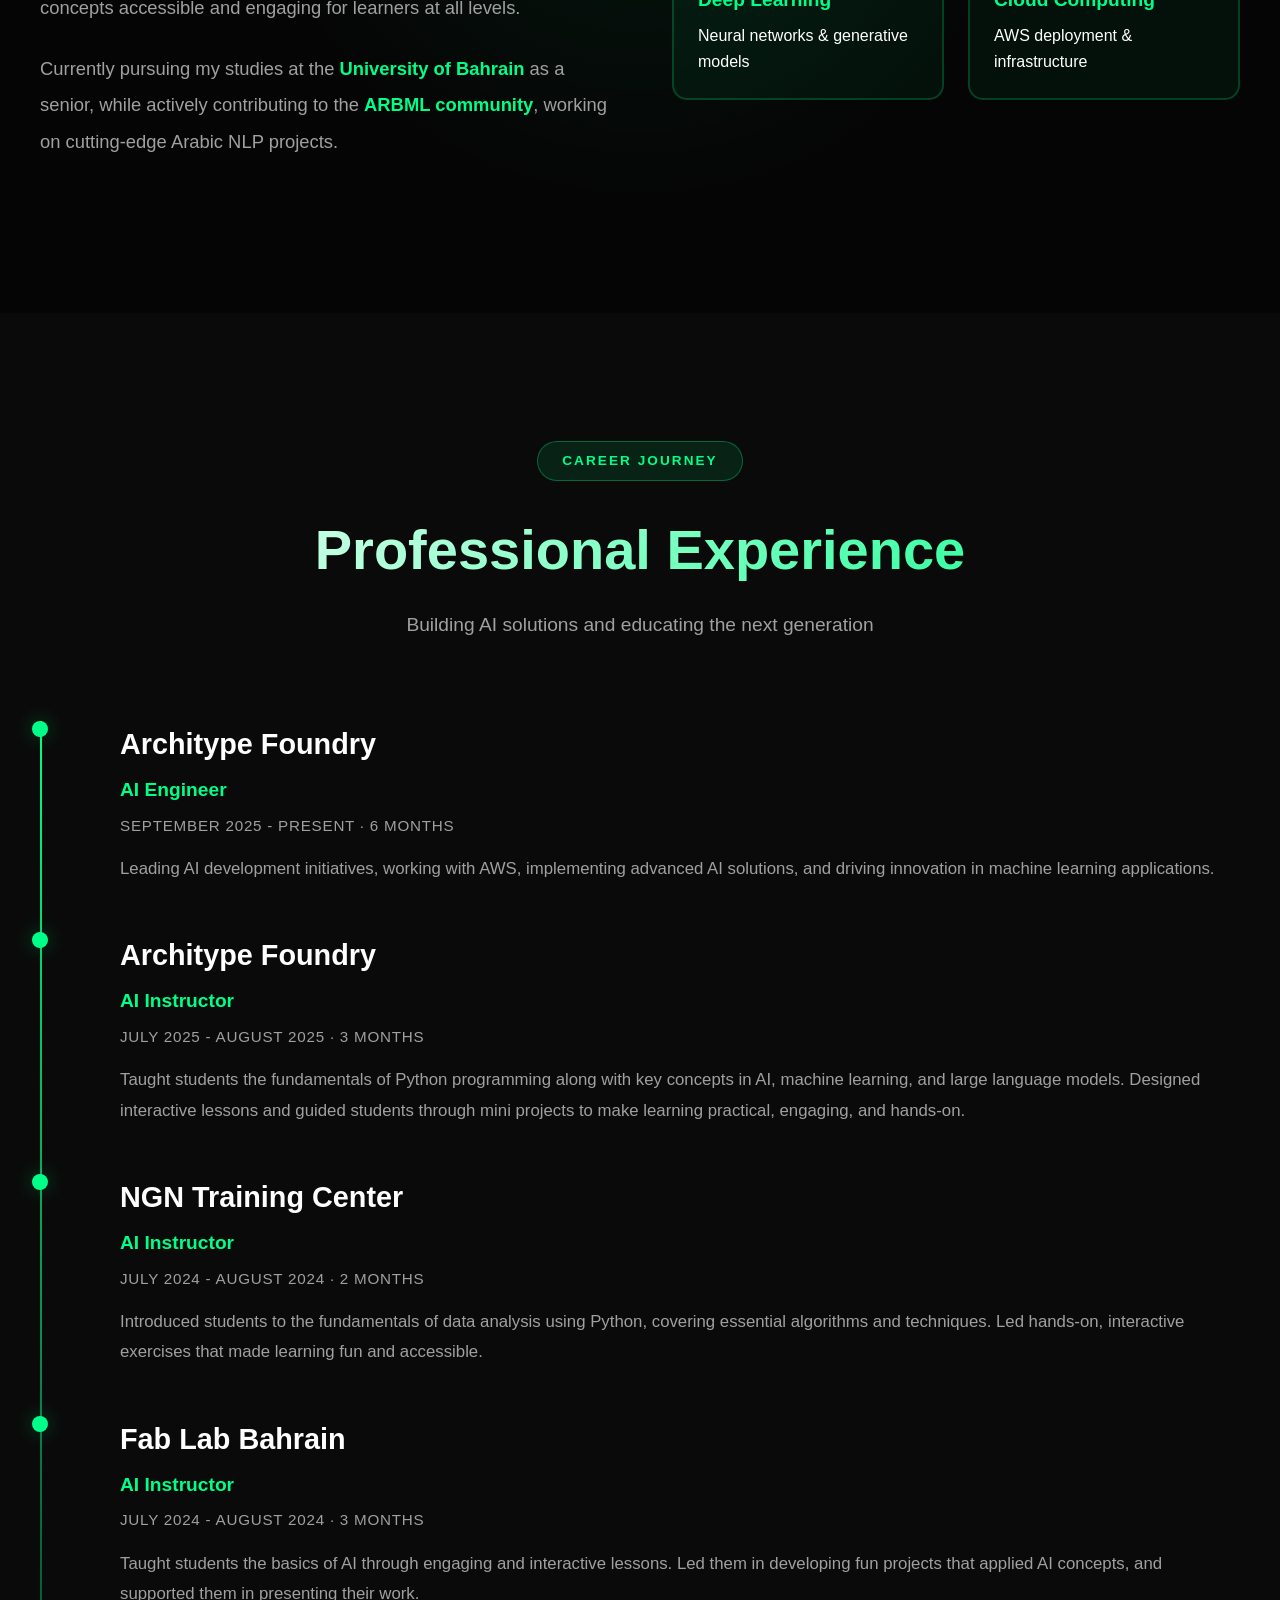
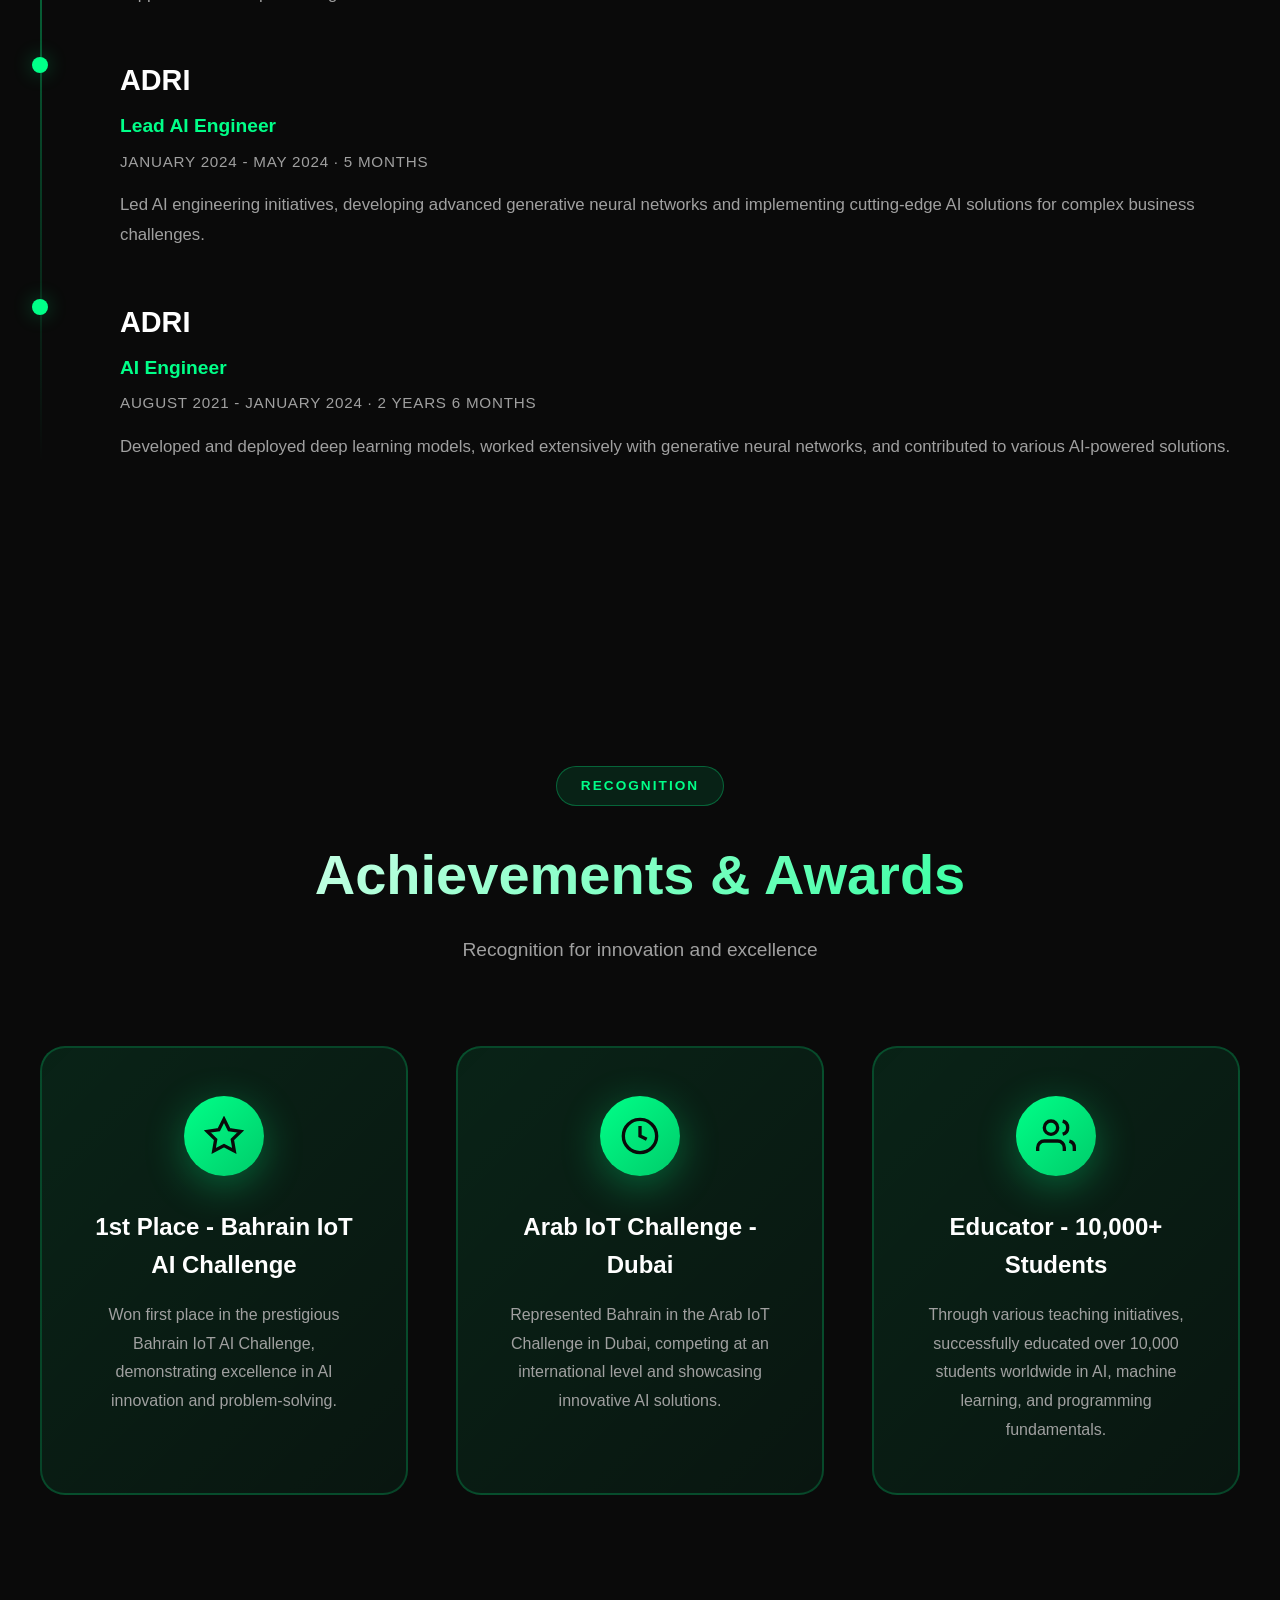
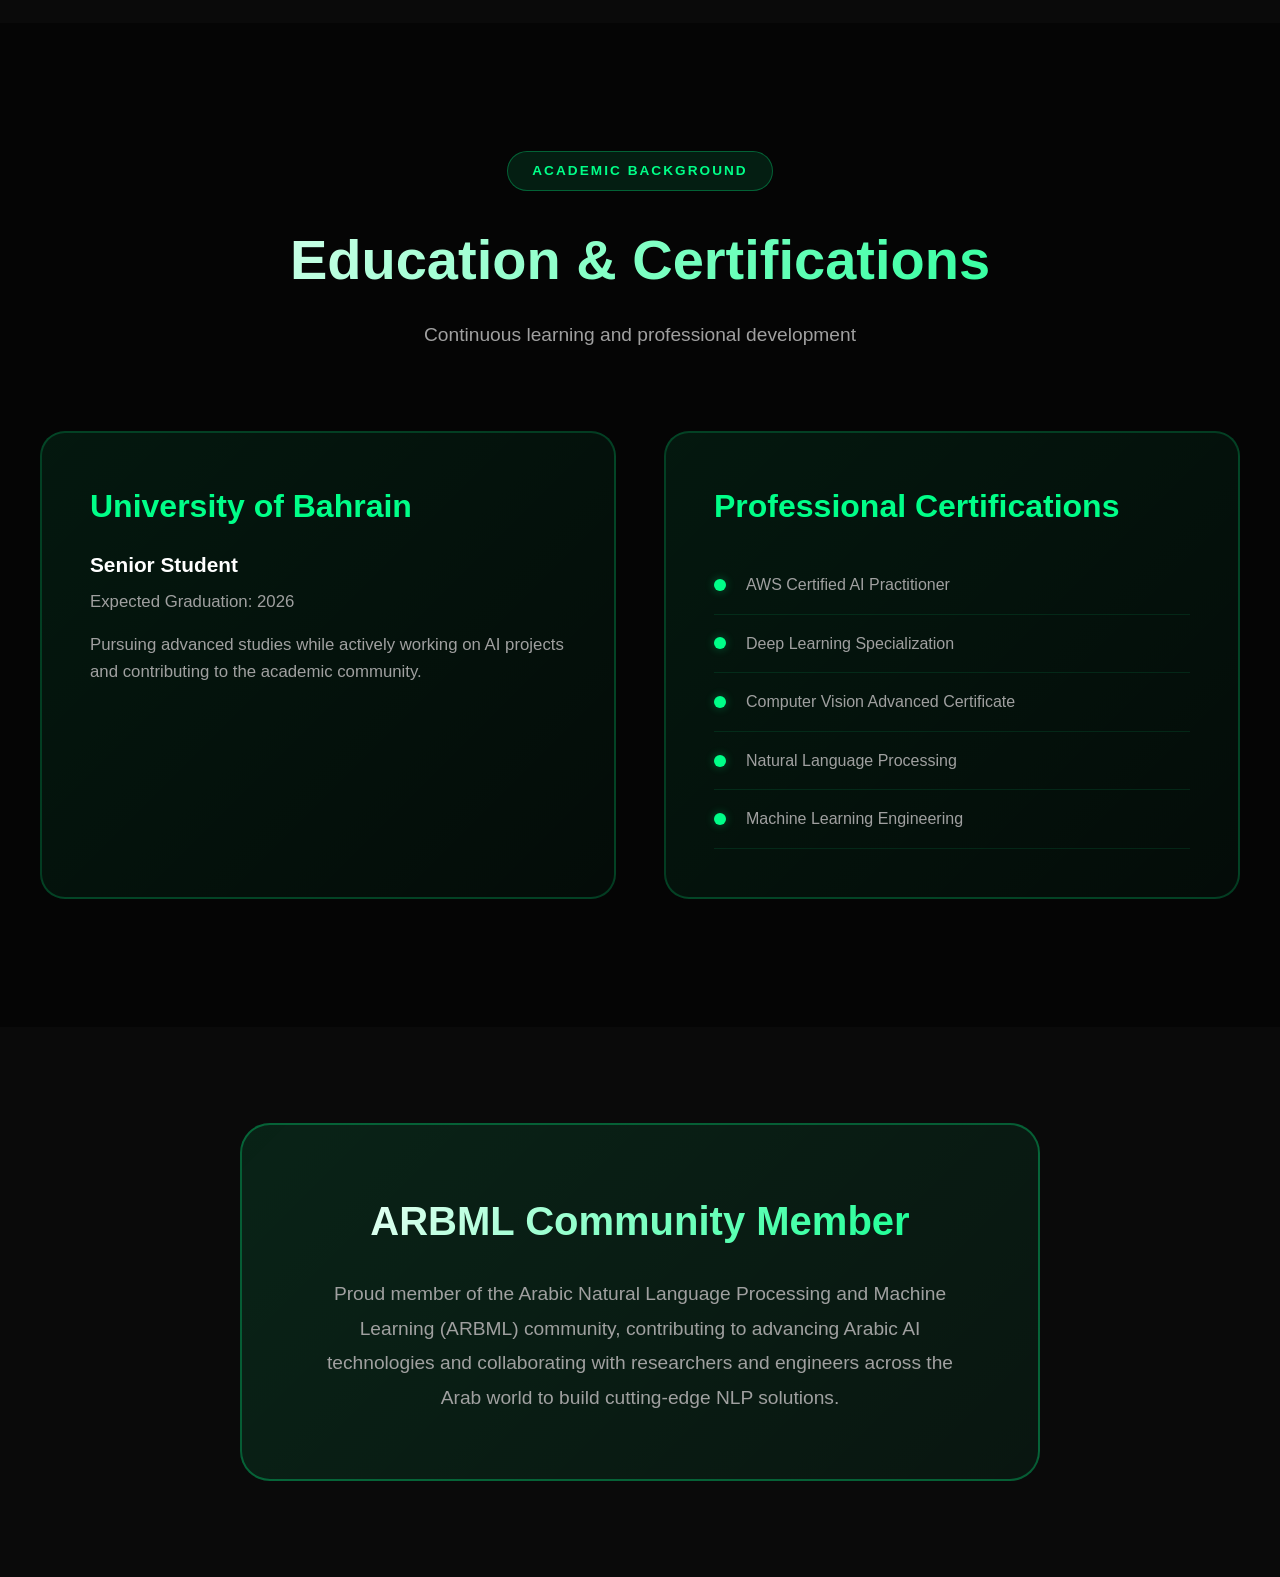
<file: salman.html>
<!DOCTYPE html>
<html lang="en">
<head>
    <meta charset="UTF-8">
    <meta name="viewport" content="width=device-width, initial-scale=1.0">
    <title>Salman Sheikh - AI Engineer</title>
    <style>
        * {
            margin: 0;
            padding: 0;
            box-sizing: border-box;
        }

        :root {
            --primary-green: #00ff88;
            --green-glow: #00ff8850;
            --dark-bg: #0a0a0a;
            --darker-bg: #050505;
            --text-primary: #ffffff;
            --text-secondary: #a0a0a0;
        }

        body {
            font-family: 'Inter', -apple-system, BlinkMacSystemFont, 'Segoe UI', sans-serif;
            background: var(--dark-bg);
            color: var(--text-primary);
            overflow-x: hidden;
            line-height: 1.6;
        }

        html {
            scroll-behavior: smooth;
        }

        /* Navigation */
        .navbar {
            position: fixed;
            top: 0;
            left: 0;
            width: 100%;
            z-index: 1000;
            padding: 1.5rem 3rem;
            background: rgba(10, 10, 10, 0.95);
            backdrop-filter: blur(20px);
            border-bottom: 1px solid rgba(0, 255, 136, 0.3);
            transition: all 0.3s ease;
        }

        .navbar.scrolled {
            padding: 1rem 3rem;
        }

        .nav-container {
            max-width: 1400px;
            margin: 0 auto;
            display: flex;
            justify-content: space-between;
            align-items: center;
        }

        .nav-logo {
            font-size: 1.5rem;
            font-weight: 900;
            background: linear-gradient(135deg, var(--primary-green), #00cc6a);
            -webkit-background-clip: text;
            background-clip: text;
            -webkit-text-fill-color: transparent;
            letter-spacing: 0.05em;
        }

        .nav-menu {
            display: flex;
            gap: 2.5rem;
            list-style: none;
            align-items: center;
        }

        .nav-link {
            color: var(--text-secondary);
            text-decoration: none;
            font-weight: 500;
            font-size: 0.9rem;
            letter-spacing: 0.05em;
            text-transform: uppercase;
            position: relative;
            transition: color 0.3s ease;
            padding: 0.5rem 0;
        }

        .nav-link::before {
            content: '';
            position: absolute;
            bottom: 0;
            left: 50%;
            transform: translateX(-50%);
            width: 0;
            height: 2px;
            background: var(--primary-green);
            transition: width 0.3s ease;
        }

        .nav-link:hover,
        .nav-link.active {
            color: var(--primary-green);
        }

        .nav-link:hover::before,
        .nav-link.active::before {
            width: 100%;
        }

        /* Hero Section */
        .hero {
            position: relative;
            height: 100vh;
            display: flex;
            align-items: center;
            justify-content: center;
            overflow: hidden;
        }

        .hero-background {
            position: absolute;
            top: 0;
            left: 0;
            width: 100%;
            height: 100%;
            background: radial-gradient(ellipse at center, #1a1a1a 0%, #0a0a0a 70%);
            z-index: 1;
        }

        .grid-background {
            position: absolute;
            top: 0;
            left: 0;
            width: 100%;
            height: 100%;
            background-image: 
                linear-gradient(rgba(0, 255, 136, 0.03) 1px, transparent 1px),
                linear-gradient(90deg, rgba(0, 255, 136, 0.03) 1px, transparent 1px);
            background-size: 50px 50px;
            z-index: 1;
            animation: gridMove 20s linear infinite;
            transform: perspective(500px) rotateX(60deg);
            transform-origin: center top;
        }

        @keyframes gridMove {
            0% { transform: perspective(500px) rotateX(60deg) translateY(0); }
            100% { transform: perspective(500px) rotateX(60deg) translateY(50px); }
        }

        .particles {
            position: absolute;
            top: 0;
            left: 0;
            width: 100%;
            height: 100%;
            z-index: 2;
            overflow: hidden;
        }

        .particle {
            position: absolute;
            width: 3px;
            height: 3px;
            background: var(--primary-green);
            border-radius: 50%;
            opacity: 0.6;
            animation: float 10s infinite;
            box-shadow: 0 0 10px var(--green-glow);
        }

        @keyframes float {
            0%, 100% { transform: translateY(0) translateX(0); opacity: 0; }
            10% { opacity: 0.6; }
            90% { opacity: 0.6; }
            100% { transform: translateY(-100vh) translateX(50px); opacity: 0; }
        }

        .hero-content {
            position: relative;
            z-index: 3;
            text-align: center;
            padding: 2rem;
            max-width: 1000px;
        }

        .hero-label {
            display: inline-block;
            padding: 0.5rem 1.5rem;
            background: rgba(0, 255, 136, 0.1);
            border: 1px solid rgba(0, 255, 136, 0.3);
            border-radius: 50px;
            color: var(--primary-green);
            font-size: 0.85rem;
            font-weight: 600;
            letter-spacing: 0.15em;
            text-transform: uppercase;
            margin-bottom: 2rem;
            animation: fadeInDown 1s ease-out;
        }

        .hero-title {
            font-size: 6rem;
            font-weight: 900;
            margin-bottom: 1rem;
            background: linear-gradient(135deg, var(--text-primary) 0%, var(--primary-green) 50%, var(--text-primary) 100%);
            background-size: 200% 200%;
            -webkit-background-clip: text;
            background-clip: text;
            -webkit-text-fill-color: transparent;
            animation: fadeInUp 1s ease-out 0.2s both, gradientShift 8s ease infinite;
            letter-spacing: 0.02em;
        }

        @keyframes gradientShift {
            0%, 100% { background-position: 0% 50%; }
            50% { background-position: 100% 50%; }
        }

        .hero-subtitle {
            font-size: 1.8rem;
            color: var(--primary-green);
            margin-bottom: 1.5rem;
            animation: fadeInUp 1s ease-out 0.4s both;
            font-weight: 600;
        }

        .hero-description {
            font-size: 1.2rem;
            color: var(--text-secondary);
            max-width: 700px;
            margin: 0 auto 3rem;
            animation: fadeInUp 1s ease-out 0.6s both;
            line-height: 1.8;
        }
        .cv-button {
    display: inline-flex;
    align-items: center;
    gap: 0.8rem;
    padding: 1.2rem 2.5rem;
    background: linear-gradient(135deg, var(--primary-green), #00cc6a);
    color: var(--dark-bg);
    text-decoration: none;
    border-radius: 50px;
    font-weight: 700;
    font-size: 1rem;
    letter-spacing: 0.05em;
    text-transform: uppercase;
    transition: all 0.4s ease;
    animation: fadeInUp 1s ease-out 0.8s both;
    position: relative;
    overflow: hidden;
    box-shadow: 0 10px 40px rgba(0, 255, 136, 0.3);
    margin-bottom: 3rem;
}

.cv-button::before {
    content: '';
    position: absolute;
    top: 50%;
    left: 50%;
    width: 0;
    height: 0;
    background: rgba(255, 255, 255, 0.3);
    border-radius: 50%;
    transform: translate(-50%, -50%);
    transition: width 0.6s, height 0.6s;
}

.cv-button:hover::before {
    width: 400px;
    height: 400px;
}

.cv-button:hover {
    transform: translateY(-5px) scale(1.05);
    box-shadow: 0 20px 60px rgba(0, 255, 136, 0.5);
}

.cv-button svg {
    width: 20px;
    height: 20px;
    transition: transform 0.3s ease;
    position: relative;
    z-index: 1;
}

.cv-button:hover svg {
    transform: translateY(-2px);
}

.cv-button span {
    position: relative;
    z-index: 1;
}

        .hero-stats {
            display: flex;
            justify-content: center;
            gap: 4rem;
            animation: fadeInUp 1s ease-out 0.8s both;
        }

        .stat-item {
            text-align: center;
        }

        .stat-number {
            font-size: 3rem;
            font-weight: 900;
            background: linear-gradient(135deg, var(--primary-green), #00cc6a);
            -webkit-background-clip: text;
            background-clip: text;
            -webkit-text-fill-color: transparent;
            display: block;
            margin-bottom: 0.5rem;
        }

        .stat-label {
            font-size: 0.95rem;
            color: var(--text-secondary);
            text-transform: uppercase;
            letter-spacing: 0.1em;
        }

        @keyframes fadeInUp {
            from { opacity: 0; transform: translateY(40px); }
            to { opacity: 1; transform: translateY(0); }
        }

        @keyframes fadeInDown {
            from { opacity: 0; transform: translateY(-40px); }
            to { opacity: 1; transform: translateY(0); }
        }

        /* Section Styles */
        .section {
            padding: 8rem 2rem;
            position: relative;
        }

        .container {
            max-width: 1200px;
            margin: 0 auto;
            position: relative;
            z-index: 2;
        }

        .section-header {
            text-align: center;
            margin-bottom: 5rem;
        }

        .section-label {
            display: inline-block;
            padding: 0.5rem 1.5rem;
            background: rgba(0, 255, 136, 0.1);
            border: 1px solid rgba(0, 255, 136, 0.3);
            border-radius: 50px;
            color: var(--primary-green);
            font-size: 0.85rem;
            font-weight: 600;
            letter-spacing: 0.15em;
            text-transform: uppercase;
            margin-bottom: 1.5rem;
        }

        .section-title {
            font-size: 3.5rem;
            font-weight: 900;
            margin-bottom: 1rem;
            background: linear-gradient(135deg, var(--text-primary), var(--primary-green));
            -webkit-background-clip: text;
            background-clip: text;
            -webkit-text-fill-color: transparent;
        }

        .section-subtitle {
            font-size: 1.2rem;
            color: var(--text-secondary);
            max-width: 700px;
            margin: 0 auto;
        }

        /* About Section */
        .about-section {
            background: var(--darker-bg);
        }

        .about-section::before {
            content: '';
            position: absolute;
            top: 50%;
            left: 50%;
            transform: translate(-50%, -50%);
            width: 800px;
            height: 800px;
            background: radial-gradient(circle, rgba(0, 255, 136, 0.08) 0%, transparent 70%);
            border-radius: 50%;
            animation: breathe 8s ease-in-out infinite;
        }

        @keyframes breathe {
            0%, 100% { transform: translate(-50%, -50%) scale(1); opacity: 0.5; }
            50% { transform: translate(-50%, -50%) scale(1.1); opacity: 0.8; }
        }

        .about-content {
            display: grid;
            grid-template-columns: 1fr 1fr;
            gap: 4rem;
            align-items: center;
        }

        .about-text {
            font-size: 1.15rem;
            color: var(--text-secondary);
            line-height: 2;
        }

        .about-text p {
            margin-bottom: 1.5rem;
        }

        .highlight {
            color: var(--primary-green);
            font-weight: 600;
        }

        .skills-grid {
            display: grid;
            grid-template-columns: repeat(2, 1fr);
            gap: 1.5rem;
        }

        .skill-item {
            padding: 1.5rem;
            background: rgba(0, 255, 136, 0.05);
            border: 2px solid rgba(0, 255, 136, 0.2);
            border-radius: 15px;
            transition: all 0.4s ease;
        }

        .skill-item:hover {
            background: rgba(0, 255, 136, 0.1);
            border-color: var(--primary-green);
            transform: translateY(-5px);
            box-shadow: 0 20px 40px rgba(0, 255, 136, 0.3);
        }

        .skill-item h3 {
            color: var(--primary-green);
            margin-bottom: 0.5rem;
            font-size: 1.2rem;
        }

        /* Experience Section */
        .experience-section {
            background: var(--dark-bg);
        }

        .timeline {
            position: relative;
            padding-left: 3rem;
        }

        .timeline::before {
            content: '';
            position: absolute;
            left: 0;
            top: 0;
            bottom: 0;
            width: 2px;
            background: linear-gradient(180deg, var(--primary-green), transparent);
        }

        .timeline-item {
            position: relative;
            margin-bottom: 3rem;
            padding-left: 2rem;
        }

        .timeline-item::before {
            content: '';
            position: absolute;
            left: -3.5rem;
            top: 0;
            width: 16px;
            height: 16px;
            background: var(--primary-green);
            border-radius: 50%;
            box-shadow: 0 0 20px var(--green-glow);
        }

        .timeline-company {
            font-size: 1.8rem;
            font-weight: 800;
            color: var(--text-primary);
            margin-bottom: 0.5rem;
        }

        .timeline-role {
            font-size: 1.2rem;
            color: var(--primary-green);
            font-weight: 600;
            margin-bottom: 0.5rem;
        }

        .timeline-date {
            font-size: 0.95rem;
            color: var(--text-secondary);
            margin-bottom: 1rem;
            text-transform: uppercase;
            letter-spacing: 0.05em;
        }

        .timeline-description {
            color: var(--text-secondary);
            line-height: 1.8;
            font-size: 1.05rem;
        }

        /* Projects Section */
        .projects-section {
            background: var(--darker-bg);
        }

        .projects-grid {
            display: grid;
            grid-template-columns: repeat(auto-fit, minmax(400px, 1fr));
            gap: 3rem;
        }

        .project-card {
            background: linear-gradient(135deg, rgba(0, 255, 136, 0.08), rgba(0, 255, 136, 0.03));
            border-radius: 25px;
            border: 2px solid rgba(0, 255, 136, 0.2);
            overflow: hidden;
            transition: all 0.5s cubic-bezier(0.175, 0.885, 0.32, 1.275);
            position: relative;
        }

        .project-card::before {
            content: '';
            position: absolute;
            top: 0;
            left: 0;
            width: 100%;
            height: 100%;
            background: linear-gradient(135deg, transparent, rgba(0, 255, 136, 0.15));
            opacity: 0;
            transition: opacity 0.5s ease;
        }

        .project-card:hover::before {
            opacity: 1;
        }

        .project-card:hover {
            transform: translateY(-15px);
            border-color: var(--primary-green);
            box-shadow: 0 30px 80px rgba(0, 255, 136, 0.3);
        }

        .project-image {
            width: 100%;
            height: 250px;
            background: linear-gradient(135deg, rgba(0, 255, 136, 0.2), rgba(0, 255, 136, 0.05));
            display: flex;
            align-items: center;
            justify-content: center;
            color: var(--primary-green);
            font-size: 1.2rem;
            font-weight: 600;
            letter-spacing: 0.1em;
            border-bottom: 2px solid rgba(0, 255, 136, 0.2);
        }

        .project-content {
            padding: 2.5rem;
        }

        .project-title {
            font-size: 1.8rem;
            font-weight: 800;
            color: var(--text-primary);
            margin-bottom: 1rem;
        }

        .project-description {
            color: var(--text-secondary);
            line-height: 1.8;
            font-size: 1.05rem;
        }

        /* Achievements Section */
        .achievements-section {
            background: var(--dark-bg);
        }

        .achievements-grid {
            display: grid;
            grid-template-columns: repeat(auto-fit, minmax(350px, 1fr));
            gap: 3rem;
        }

        .achievement-card {
            background: linear-gradient(135deg, rgba(0, 255, 136, 0.1), rgba(0, 255, 136, 0.05));
            padding: 3rem;
            border-radius: 25px;
            border: 2px solid rgba(0, 255, 136, 0.2);
            text-align: center;
            transition: all 0.5s ease;
            position: relative;
            overflow: hidden;
        }

        .achievement-card::before {
            content: '';
            position: absolute;
            top: -50%;
            left: -50%;
            width: 200%;
            height: 200%;
            background: linear-gradient(45deg, transparent 30%, rgba(0, 255, 136, 0.1) 50%, transparent 70%);
            opacity: 0;
            transition: opacity 0.5s ease;
        }

        .achievement-card:hover::before {
            opacity: 1;
            animation: shimmer 2s infinite;
        }

        @keyframes shimmer {
            0% { transform: translateX(-100%) translateY(-100%) rotate(45deg); }
            100% { transform: translateX(100%) translateY(100%) rotate(45deg); }
        }

        .achievement-card:hover {
            transform: translateY(-10px);
            border-color: var(--primary-green);
            box-shadow: 0 30px 80px rgba(0, 255, 136, 0.4);
        }

        .achievement-icon {
            width: 80px;
            height: 80px;
            margin: 0 auto 2rem;
            background: linear-gradient(135deg, var(--primary-green), #00cc6a);
            border-radius: 50%;
            display: flex;
            align-items: center;
            justify-content: center;
            box-shadow: 0 10px 40px var(--green-glow);
        }

        .achievement-icon svg {
            width: 40px;
            height: 40px;
            stroke: var(--dark-bg);
            fill: none;
            stroke-width: 2;
        }

        .achievement-card h3 {
            font-size: 1.5rem;
            margin-bottom: 1rem;
            color: var(--text-primary);
        }

        .achievement-card p {
            color: var(--text-secondary);
            line-height: 1.8;
        }

        /* Education & Certificates */
        .education-section {
            background: var(--darker-bg);
        }

        .education-grid {
            display: grid;
            grid-template-columns: 1fr 1fr;
            gap: 3rem;
        }

        .education-card {
            background: linear-gradient(135deg, rgba(0, 255, 136, 0.08), rgba(0, 255, 136, 0.03));
            padding: 3rem;
            border-radius: 25px;
            border: 2px solid rgba(0, 255, 136, 0.2);
            transition: all 0.5s ease;
        }

        .education-card:hover {
            transform: translateY(-10px);
            border-color: var(--primary-green);
            box-shadow: 0 30px 80px rgba(0, 255, 136, 0.3);
        }

        .education-card h3 {
            font-size: 2rem;
            color: var(--primary-green);
            margin-bottom: 1rem;
        }

        .education-card h4 {
            font-size: 1.3rem;
            color: var(--text-primary);
            margin-bottom: 0.5rem;
        }

        .education-card p {
            color: var(--text-secondary);
            font-size: 1.05rem;
        }

        .certificates-list {
            list-style: none;
            margin-top: 1.5rem;
        }

        .certificates-list li {
            padding: 1rem 0;
            padding-left: 2rem;
            position: relative;
            color: var(--text-secondary);
            border-bottom: 1px solid rgba(0, 255, 136, 0.1);
        }

        .certificates-list li::before {
            content: '';
            position: absolute;
            left: 0;
            top: 50%;
            transform: translateY(-50%);
            width: 12px;
            height: 12px;
            background: var(--primary-green);
            border-radius: 50%;
            box-shadow: 0 0 10px var(--green-glow);
        }

        /* Community Section */
        .community-section {
            background: var(--dark-bg);
            padding: 6rem 2rem;
        }

        .community-card {
            max-width: 800px;
            margin: 0 auto;
            background: linear-gradient(135deg, rgba(0, 255, 136, 0.1), rgba(0, 255, 136, 0.05));
            padding: 4rem;
            border-radius: 30px;
            border: 2px solid rgba(0, 255, 136, 0.3);
            text-align: center;
            transition: all 0.5s ease;
        }

        .community-card:hover {
            transform: scale(1.02);
            box-shadow: 0 40px 100px rgba(0, 255, 136, 0.4);
        }

        .community-card h2 {
            font-size: 2.5rem;
            margin-bottom: 1.5rem;
            background: linear-gradient(135deg, var(--text-primary), var(--primary-green));
            -webkit-background-clip: text;
            background-clip: text;
            -webkit-text-fill-color: transparent;
        }

        .community-card p {
            font-size: 1.2rem;
            color: var(--text-secondary);
            line-height: 1.8;
        }

        /* Responsive */
        @media (max-width: 1024px) {
            .about-content,
            .education-grid {
                grid-template-columns: 1fr;
            }

            .hero-stats {
                gap: 2rem;
            }
        }

        @media (max-width: 768px) {
            .navbar {
                padding: 1rem 1.5rem;
            }

            .nav-menu {
                gap: 1.5rem;
            }

            .nav-link {
                font-size: 0.8rem;
            }

            .hero-title {
                font-size: 3.5rem;
            }

            .hero-subtitle {
                font-size: 1.3rem;
            }

            .section-title {
                font-size: 2.5rem;
            }

            .section {
                padding: 5rem 1.5rem;
            }

            .projects-grid,
            .achievements-grid {
                grid-template-columns: 1fr;
            }

            .skills-grid {
                grid-template-columns: 1fr;
            }

            .hero-stats {
                flex-direction: column;
                gap: 2rem;
            }
        }

        /* Reveal Animation */
        .reveal {
            opacity: 0;
            transform: translateY(60px);
            transition: all 1s cubic-bezier(0.175, 0.885, 0.32, 1.275);
        }

        .reveal.active {
            opacity: 1;
            transform: translateY(0);
        }
    </style>
</head>
<body>
    <!-- Navigation -->
    <nav class="navbar" id="navbar">
        <div class="nav-container">
            <div class="nav-logo">SALMAN SHEIKH</div>
            <ul class="nav-menu">
                <li><a href="#home" class="nav-link active">Home</a></li>
                <li><a href="#about" class="nav-link">About</a></li>
                <li><a href="#experience" class="nav-link">Experience</a></li>
                <li><a href="#projects" class="nav-link">Projects</a></li>
                <li><a href="#achievements" class="nav-link">Achievements</a></li>
            </ul>
        </div>
    </nav>

    <!-- Hero Section -->
    <!-- Hero Section -->
    <section class="hero" id="home">
        <div class="hero-background"></div>
        <div class="grid-background"></div>
        <div class="particles" id="particles"></div>
        <div class="hero-content">
            <div class="hero-label">AI Engineer & Educator</div>
            <h1 class="hero-title">Salman Sheikh</h1>
            <p class="hero-subtitle">Specializing in Computer Vision & Large Language Models</p>
            <p class="hero-description">Empowering the next generation through AI education while pushing the boundaries of machine learning and artificial intelligence.</p>
            
            <a href="https://drive.google.com/file/d/10I3aZ9VSGJnzXcQThIOGo3yO8vaV09iv/view?usp=sharing" target="_blank" class="cv-button">
                <svg width="20" height="20" viewBox="0 0 24 24" fill="none" stroke="currentColor" stroke-width="2">
                    <path d="M14 2H6a2 2 0 0 0-2 2v16a2 2 0 0 0 2 2h12a2 2 0 0 0 2-2V8z"/>
                    <polyline points="14 2 14 8 20 8"/>
                    <line x1="12" y1="18" x2="12" y2="12"/>
                    <line x1="9" y1="15" x2="15" y2="15"/>
                </svg>
                <span>View CV</span>
            </a>

           
        </div>
    </section>

    <!-- About Section -->
    <section class="section about-section" id="about">
        <div class="container reveal">
            <div class="section-header">
                <span class="section-label">Introduction</span>
                <h2 class="section-title">About Me</h2>
                <p class="section-subtitle">Passionate about transforming ideas into intelligent solutions</p>
            </div>
            <div class="about-content">
                <div class="about-text">
                    <p>I'm an <span class="highlight">AI Engineer</span> with a deep passion for <span class="highlight">Computer Vision</span> and <span class="highlight">Large Language Models</span>. My journey in artificial intelligence has been driven by a desire to create meaningful impact through technology.</p>
                    <p>Beyond engineering, I'm dedicated to <span class="highlight">education</span>, having taught over <span class="highlight">10,000 students worldwide</span> the fundamentals of AI, machine learning, and Python programming. I believe in making complex concepts accessible and engaging for learners at all levels.</p>
                    <p>Currently pursuing my studies at the <span class="highlight">University of Bahrain</span> as a senior, while actively contributing to the <span class="highlight">ARBML community</span>, working on cutting-edge Arabic NLP projects.</p>
                </div>
                <div class="skills-grid">
                    <div class="skill-item">
                        <h3>Computer Vision</h3>
                        <p>Advanced image processing and analysis</p>
                    </div>
                    <div class="skill-item">
                        <h3>Large Language Models</h3>
                        <p>LLM training, deployment & optimization</p>
                    </div>
                    <div class="skill-item">
                        <h3>Deep Learning</h3>
                        <p>Neural networks & generative models</p>
                    </div>
                    <div class="skill-item">
                        <h3>Cloud Computing</h3>
                        <p>AWS deployment & infrastructure</p>
                    </div>
                </div>
            </div>
        </div>
    </section>

    <!-- Experience Section -->
    <section class="section experience-section" id="experience">
        <div class="container reveal">
            <div class="section-header">
                <span class="section-label">Career Journey</span>
                <h2 class="section-title">Professional Experience</h2>
                <p class="section-subtitle">Building AI solutions and educating the next generation</p>
            </div>
            <div class="timeline">
    <div class="timeline-item">
        <h3 class="timeline-company">Architype Foundry</h3>
        <div class="timeline-role">AI Engineer</div>
        <div class="timeline-date">September 2025 - Present · 6 months</div>
        <p class="timeline-description">Leading AI development initiatives, working with AWS, implementing advanced AI solutions, and driving innovation in machine learning applications.</p>
    </div>

    <div class="timeline-item">
        <h3 class="timeline-company">Architype Foundry</h3>
        <div class="timeline-role">AI Instructor</div>
        <div class="timeline-date">July 2025 - August 2025 · 3 months</div>
        <p class="timeline-description">Taught students the fundamentals of Python programming along with key concepts in AI, machine learning, and large language models. Designed interactive lessons and guided students through mini projects to make learning practical, engaging, and hands-on.</p>
    </div>

    <div class="timeline-item">
        <h3 class="timeline-company">NGN Training Center</h3>
        <div class="timeline-role">AI Instructor</div>
        <div class="timeline-date">July 2024 - August 2024 · 2 months</div>
        <p class="timeline-description">Introduced students to the fundamentals of data analysis using Python, covering essential algorithms and techniques. Led hands-on, interactive exercises that made learning fun and accessible.</p>
    </div>

    <div class="timeline-item">
        <h3 class="timeline-company">Fab Lab Bahrain</h3>
        <div class="timeline-role">AI Instructor</div>
        <div class="timeline-date">July 2024 - August 2024 · 3 months</div>
        <p class="timeline-description">Taught students the basics of AI through engaging and interactive lessons. Led them in developing fun projects that applied AI concepts, and supported them in presenting their work.</p>
    </div>

    <div class="timeline-item">
        <h3 class="timeline-company">ADRI</h3>
        <div class="timeline-role">Lead AI Engineer</div>
        <div class="timeline-date">January 2024 - May 2024 · 5 months</div>
        <p class="timeline-description">Led AI engineering initiatives, developing advanced generative neural networks and implementing cutting-edge AI solutions for complex business challenges.</p>
    </div>

    <div class="timeline-item">
        <h3 class="timeline-company">ADRI</h3>
        <div class="timeline-role">AI Engineer</div>
        <div class="timeline-date">August 2021 - January 2024 · 2 years 6 months</div>
        <p class="timeline-description">Developed and deployed deep learning models, worked extensively with generative neural networks, and contributed to various AI-powered solutions.</p>
    </div>
</div>

        </div>
    </section>



    <!-- Achievements Section -->
    <section class="section achievements-section" id="achievements">
        <div class="container reveal">
            <div class="section-header">
                <span class="section-label">Recognition</span>
                <h2 class="section-title">Achievements & Awards</h2>
                <p class="section-subtitle">Recognition for innovation and excellence</p>
            </div>
            <div class="achievements-grid">
                <div class="achievement-card">
                    <div class="achievement-icon">
                        <svg viewBox="0 0 24 24">
                            <path d="M12 2L15.09 8.26L22 9.27L17 14.14L18.18 21.02L12 17.77L5.82 21.02L7 14.14L2 9.27L8.91 8.26L12 2Z"/>
                        </svg>
                    </div>
                    <h3>1st Place - Bahrain IoT AI Challenge</h3>
                    <p>Won first place in the prestigious Bahrain IoT AI Challenge, demonstrating excellence in AI innovation and problem-solving.</p>
                </div>

                <div class="achievement-card">
                    <div class="achievement-icon">
                        <svg viewBox="0 0 24 24">
                            <circle cx="12" cy="12" r="10"/>
                            <path d="M12 6v6l4 2"/>
                        </svg>
                    </div>
                    <h3>Arab IoT Challenge - Dubai</h3>
                    <p>Represented Bahrain in the Arab IoT Challenge in Dubai, competing at an international level and showcasing innovative AI solutions.</p>
                </div>

                <div class="achievement-card">
                    <div class="achievement-icon">
                        <svg viewBox="0 0 24 24">
                            <path d="M17 21v-2a4 4 0 0 0-4-4H5a4 4 0 0 0-4 4v2"/>
                            <circle cx="9" cy="7" r="4"/>
                            <path d="M23 21v-2a4 4 0 0 0-3-3.87"/>
                            <path d="M16 3.13a4 4 0 0 1 0 7.75"/>
                        </svg>
                    </div>
                    <h3>Educator - 10,000+ Students</h3>
                    <p>Through various teaching initiatives, successfully educated over 10,000 students worldwide in AI, machine learning, and programming fundamentals.</p>
                </div>
            </div>
        </div>
    </section>

    <!-- Education Section -->
    <section class="section education-section" id="education">
        <div class="container reveal">
            <div class="section-header">
                <span class="section-label">Academic Background</span>
                <h2 class="section-title">Education & Certifications</h2>
                <p class="section-subtitle">Continuous learning and professional development</p>
            </div>
            <div class="education-grid">
                <div class="education-card">
                    <h3>University of Bahrain</h3>
                    <h4>Senior Student</h4>
                    <p>Expected Graduation: 2026</p>
                    <p style="margin-top: 1rem;">Pursuing advanced studies while actively working on AI projects and contributing to the academic community.</p>
                </div>

                <div class="education-card">
                    <h3>Professional Certifications</h3>
                    <ul class="certificates-list">
                        <li>AWS Certified AI Practitioner</li>
                        <li>Deep Learning Specialization</li>
                        <li>Computer Vision Advanced Certificate</li>
                        <li>Natural Language Processing</li>
                        <li>Machine Learning Engineering</li>
                    </ul>
                </div>
            </div>
        </div>
    </section>

    <!-- Community Section -->
    <section class="community-section">
        <div class="container reveal">
            <div class="community-card">
                <h2>ARBML Community Member</h2>
                <p>Proud member of the Arabic Natural Language Processing and Machine Learning (ARBML) community, contributing to advancing Arabic AI technologies and collaborating with researchers and engineers across the Arab world to build cutting-edge NLP solutions.</p>
            </div>
        </div>
    </section>

    <script>
        // Create floating particles
        const particlesContainer = document.getElementById('particles');
        for (let i = 0; i < 40; i++) {
            const particle = document.createElement('div');
            particle.className = 'particle';
            particle.style.left = Math.random() * 100 + '%';
            particle.style.animationDelay = Math.random() * 10 + 's';
            particle.style.animationDuration = (Math.random() * 5 + 8) + 's';
            particlesContainer.appendChild(particle);
        }

        // Navbar scroll effect
        const navbar = document.getElementById('navbar');
        window.addEventListener('scroll', function() {
            if (window.scrollY > 100) {
                navbar.classList.add('scrolled');
            } else {
                navbar.classList.remove('scrolled');
            }
        });

        // Smooth scroll reveal animation
        const reveals = document.querySelectorAll('.reveal');
        
        function checkReveal() {
            reveals.forEach(reveal => {
                const windowHeight = window.innerHeight;
                const elementTop = reveal.getBoundingClientRect().top;
                const elementVisible = 120;
                
                if (elementTop < windowHeight - elementVisible) {
                    reveal.classList.add('active');
                }
            });
        }
        
        window.addEventListener('scroll', checkReveal);
        checkReveal();
        
        // Active nav link on scroll
        const sections = document.querySelectorAll('section[id]');
        const navLinks = document.querySelectorAll('.nav-link');
        
        window.addEventListener('scroll', function() {
            let current = '';
            sections.forEach(section => {
                const sectionTop = section.offsetTop;
                const sectionHeight = section.clientHeight;
                if (pageYOffset >= sectionTop - 200) {
                    current = section.getAttribute('id');
                }
            });
            
            navLinks.forEach(link => {
                link.classList.remove('active');
                if (link.getAttribute('href').slice(1) === current) {
                    link.classList.add('active');
                }
            });
        });

        // Parallax effect
        window.addEventListener('scroll', function() {
            const scrolled = window.pageYOffset;
            const hero = document.querySelector('.hero-background');
            const particles = document.querySelector('.particles');
            if (hero && scrolled < window.innerHeight) {
                hero.style.transform = `translateY(${scrolled * 0.4}px)`;
                if (particles) {
                    particles.style.transform = `translateY(${scrolled * 0.2}px)`;
                }
            }
        });

        // Smooth scroll for navigation
        document.querySelectorAll('a[href^="#"]').forEach(anchor => {
            anchor.addEventListener('click', function (e) {
                e.preventDefault();
                const target = document.querySelector(this.getAttribute('href'));
                if (target) {
                    target.scrollIntoView({
                        behavior: 'smooth',
                        block: 'start'
                    });
                }
            });
        });
    </script>
</body>
</html>
</file>
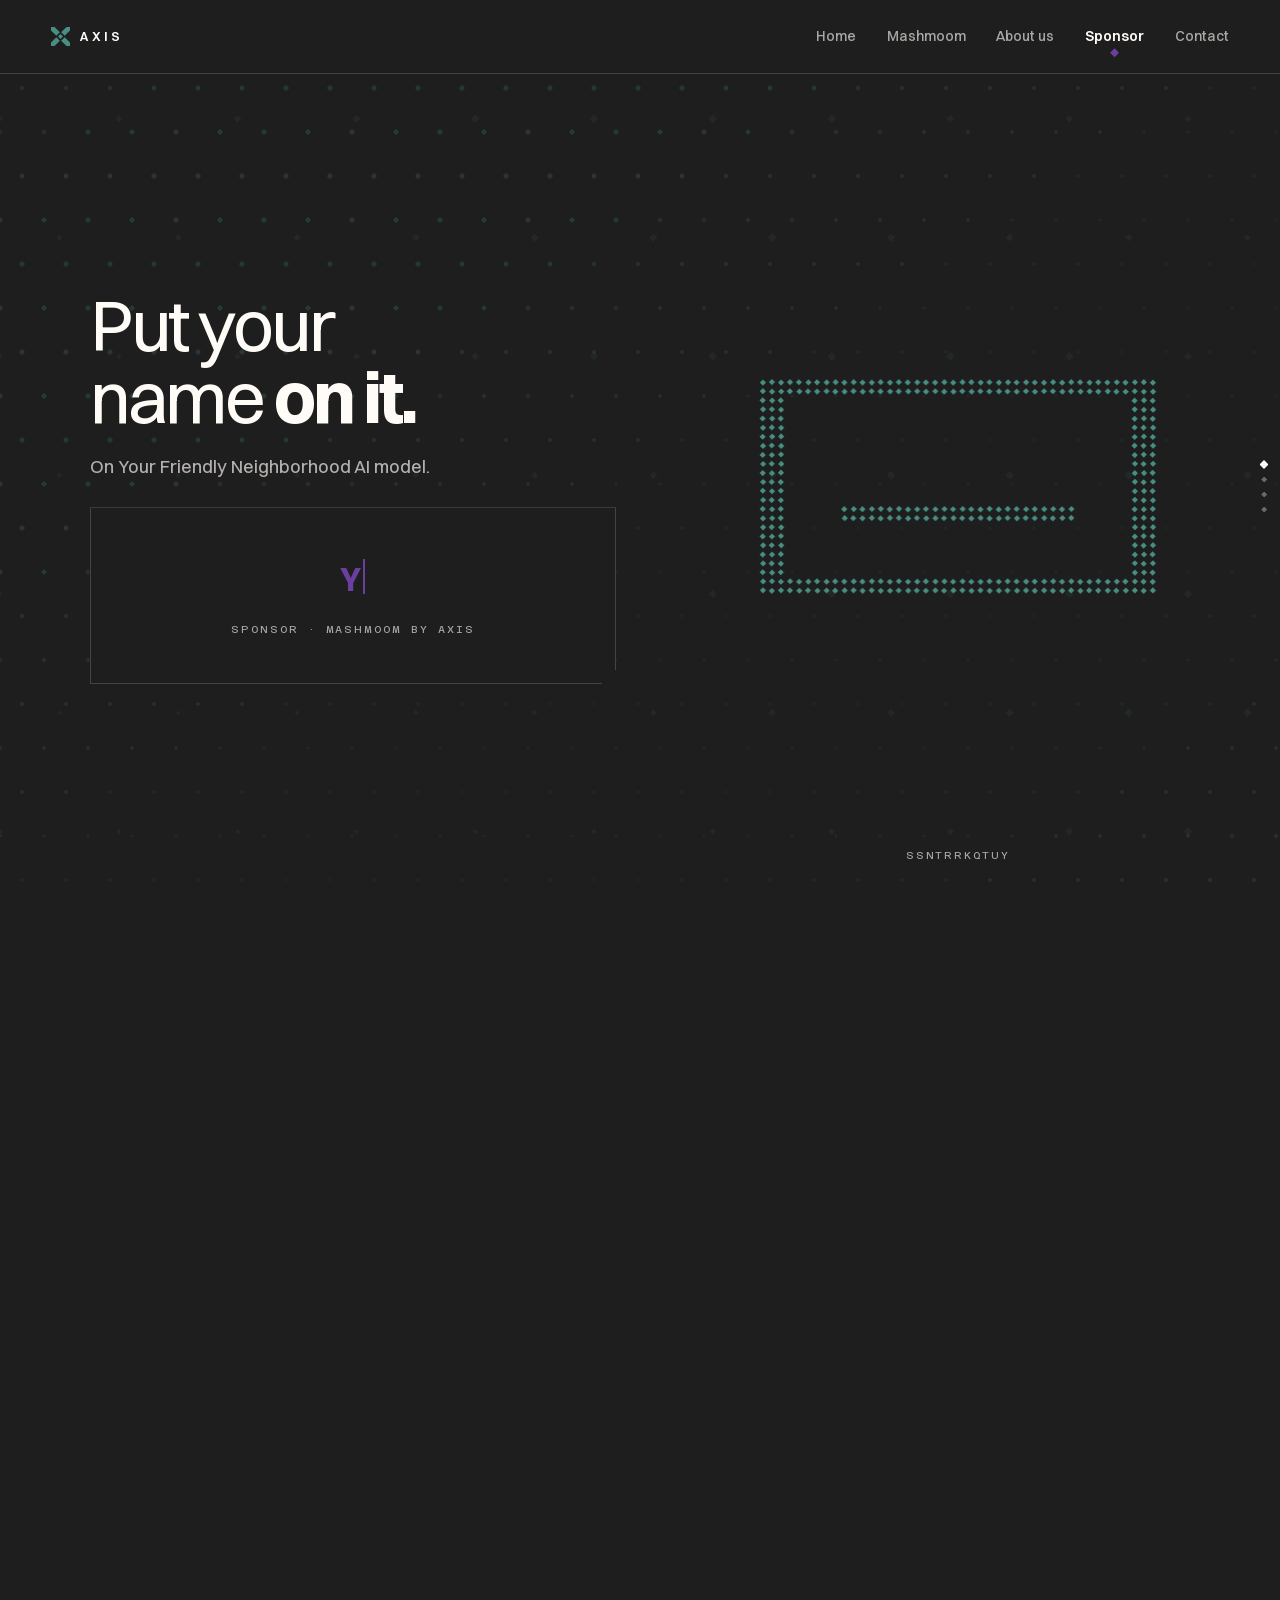
<file: sponsor.html>
<!doctype html>
<html lang="en">
<head>
<meta charset="utf-8">
<meta name="viewport" content="width=device-width, initial-scale=1">
<title>Sponsor Mashmoom — Bahrain's own AI | Axis</title>
<meta name="description" content="Put your name on the first AI Bahrain made for itself. Sponsorship of Mashmoom, the Bahraini-speaking AI built by Axis.">
<meta name="keywords" content="sponsor Bahraini AI, AI sponsorship Bahrain, sponsor Mashmoom, technology sponsorship Bahrain, Axis sponsorship">
<meta name="author" content="Axis">
<meta name="robots" content="index,follow,max-image-preview:large,max-snippet:-1,max-video-preview:-1">
<link rel="canonical" href="https://axis.bh/sponsor.html">
<meta property="og:type" content="website">
<meta property="og:site_name" content="Axis">
<meta property="og:locale" content="en_BH">
<meta property="og:locale:alternate" content="ar_BH">
<meta property="og:title" content="Sponsor Mashmoom — Bahrain's own AI | Axis">
<meta property="og:description" content="Put your name on the first AI Bahrain made for itself. Sponsorship of Mashmoom, the Bahraini-speaking AI built by Axis.">
<meta property="og:url" content="https://axis.bh/sponsor.html">
<meta property="og:image" content="https://axis.bh/og/og-sponsor.png">
<meta property="og:image:width" content="1200">
<meta property="og:image:height" content="630">
<meta property="og:image:alt" content="Put your name on it — sponsorship of Mashmoom by Axis">
<meta name="twitter:card" content="summary_large_image">
<meta name="twitter:title" content="Sponsor Mashmoom — Bahrain's own AI | Axis">
<meta name="twitter:description" content="Put your name on the first AI Bahrain made for itself. Sponsorship of Mashmoom, the Bahraini-speaking AI built by Axis.">
<meta name="twitter:image" content="https://axis.bh/og/og-sponsor.png">
<meta name="twitter:image:alt" content="Put your name on it — sponsorship of Mashmoom by Axis">
<meta name="theme-color" content="#1E1E1E">
<meta http-equiv="Content-Security-Policy" content="default-src 'self'; script-src 'self'; style-src 'self'; font-src 'self'; img-src 'self' data:; connect-src 'self'; base-uri 'none'; form-action 'none'">
<meta name="referrer" content="no-referrer">
<link rel="icon" href="data:image/svg+xml,<svg xmlns='http://www.w3.org/2000/svg' viewBox='0 0 3000 3000'><rect width='3000' height='3000' fill='%231E1E1E'/><path d='M3000 3000H2440L1600 2160L2160 1600L3000 2440V3000Z' fill='%23498E82'/><path d='M3000 0H2440L1600 840L2160 1400L3000 560V0Z' fill='%23498E82'/><path d='M0 0H560L1400 840L840 1400L0 560V0Z' fill='%23498E82'/><path d='M0 3000H560L1400 2160L840 1600L0 2440V3000Z' fill='%23498E82'/><path d='M1500 1090L1090 1500L1500 1910L1910 1500Z' fill='%23498E82'/></svg>">
<link rel="apple-touch-icon" href="og/apple-touch-icon.png">
<link rel="icon" type="image/png" sizes="512x512" href="og/icon-512.png">
<link rel="preload" href="fonts/switzer-variable.woff2" as="font" type="font/woff2" crossorigin>
<link rel="stylesheet" href="site.css">
<noscript><link rel="stylesheet" href="noscript.css"></noscript>
<script defer src="bahrain.js"></script>
<script defer src="mark.js"></script>
<script type="application/ld+json">{"@context":"https://schema.org","@graph":[{"@type":"WebPage","@id":"https://axis.bh/sponsor.html#page","url":"https://axis.bh/sponsor.html","name":"Sponsor Mashmoom","isPartOf":{"@id":"https://axis.bh/#site"},"about":{"@id":"https://axis.bh/mashmoom.html#app"}},{"@type":"BreadcrumbList","itemListElement":[{"@type":"ListItem","position":1,"name":"Axis","item":"https://axis.bh/"},{"@type":"ListItem","position":2,"name":"Sponsor","item":"https://axis.bh/sponsor.html"}]}]}</script>
</head>
<body data-field="teal">
<a class="skip" href="#main">Skip to content</a>

<canvas id="field" aria-hidden="true"></canvas>

<header class="top">
  <a class="brand" href="index.html" data-peek="word"><svg viewBox="0 0 3000 3000" aria-hidden="true">
      <path d="M3000 3000H2440L1600 2160L2160 1600L3000 2440V3000Z" fill="#498E82"/>
      <path d="M3000 0H2440L1600 840L2160 1400L3000 560V0Z" fill="#498E82"/>
      <path d="M0 0H560L1400 840L840 1400L0 560V0Z" fill="#498E82"/>
      <path d="M0 3000H560L1400 2160L840 1600L0 2440V3000Z" fill="#498E82"/>
      <path d="M1500.17 1090L1090 1500.17L1500.17 1910.33L1910.33 1500.17L1500.17 1090Z" fill="#498E82"/>
    </svg><span>AXIS</span></a>
  <nav aria-label="Pages">
      <a href="index.html" data-peek="word">Home</a>
      <a href="mashmoom.html" data-peek="mashmoom">Mashmoom</a>
      <a href="axis.html" data-peek="bahrain">About us</a>
      <a href="sponsor.html" aria-current="page" data-peek="plate">Sponsor</a>
      <a href="contact.html" data-peek="addr">Contact</a>
  </nav>
</header>

<!-- The mark. On the landing it holds the middle of the page; from the first
     card on it is handed to the right column and stays there. -->
<div class="stage" aria-hidden="true">
  <svg class="fallback" viewBox="0 0 3000 3000" aria-hidden="true" preserveAspectRatio="xMidYMid meet"><path d="M3000 3000H2440L1600 2160L2160 1600L3000 2440V3000Z" fill="#498E82"/><path d="M3000 0H2440L1600 840L2160 1400L3000 560V0Z" fill="#498E82"/><path d="M0 0H560L1400 840L840 1400L0 560V0Z" fill="#498E82"/><path d="M0 3000H560L1400 2160L840 1600L0 2440V3000Z" fill="#498E82"/><path d="M1500.17 1090L1090 1500.17L1500.17 1910.33L1910.33 1500.17L1500.17 1090Z" fill="#498E82"/></svg>
  <canvas id="mark" data-form="plate"></canvas>
  <div class="label mono" data-settle>SPONSORSHIP</div>
</div>

<main class="deck" id="main">

  <section class="card" data-form="plate" data-label="SPONSORSHIP">
    <div class="said">
      <h1 data-assemble>Put your name <em>on it.</em></h1>
      <p class="sub">On Your Friendly Neighborhood AI model.</p>
    </div>
    <div class="viz">
      <div class="nameplate cut">
        <span class="who" data-type data-speed="105">Your name here</span>
        <span class="mono">Sponsor &middot; Mashmoom by Axis</span>
      </div>
    </div>
  </section>

  <!-- Three plain answers, numbered in the margin at a size that carries the
       page. One to a screen, so each gets its own formation and none of them
       has to be scrolled to. -->
  <section class="card" data-form="mashmoom" data-label="WHAT YOU BACK">
    <div class="said">
      <h2 data-assemble>What you would be <em>backing.</em></h2>
      <div class="backing">
        <div class="bk" data-n="01">
          <b>Your name on the AI Bahrain made for itself, every time somebody opens it.</b>
          <p>Not a logo in a sponsor row. The first AI that speaks Bahraini, in the language the people using it actually speak.</p>
        </div>
      </div>
    </div>
  </section>

  <section class="card" data-form="bahrain" data-label="BAHRAIN">
    <div class="said">
      <div class="backing">
        <div class="bk" data-n="02">
          <b>Sponsorship is what keeps it running for the people here.</b>
          <p>You would not be buying advertising space. You would be paying for a country to build its own intelligence rather than rent somebody else's.</p>
        </div>
      </div>
    </div>
  </section>

  <section class="card" data-form="w_research" data-label="THE RESEARCH">
    <div class="said">
      <div class="backing">
        <div class="bk" data-n="03">
          <b>The research that follows this one, and the people who get to do it.</b>
          <p>Bahraini speech, pictures and design, and a dialect dataset nobody has built yet.</p>
        </div>
      </div>
      <a class="btn" href="mailto:contact@axis.bh?subject=Sponsorship">Put my name on it</a>
    </div>
  </section>

</main>
</body>
</html>
</file>
<file: site.css>
/* ═══════════════════════════════════════════════════════════════════════════
   AXIS

   Every page is a stack of cards, one card to a screen, one notch of the wheel
   to each. The card is a frame: it is what makes the mark's motion read as
   deliberate rather than as something loose happening behind the words.

   The mark is held in the right column of that frame and never scrolls. Each
   card names the formation that belongs to it, and the particles morph from
   one of his marks into the next as you go.

   NO CONTAINERS. There is not one card, tile, panel or box on this site. A
   capability gets a line of the page, a hairline above it and something that
   answers the cursor. Everything that used to be a grid of bordered squares is
   now set as type, because a row of boxes is how every other site says the
   same thing.
   ═══════════════════════════════════════════════════════════════════════ */

@font-face{font-family:'Switzer';src:url('fonts/switzer-variable.woff2') format('woff2-variations');font-weight:100 900;font-display:swap}
@font-face{font-family:'Azeret';src:url('fonts/azeret-mono-400.woff2') format('woff2');font-weight:400;font-display:swap}
@font-face{font-family:'PlexAr';src:url('fonts/plex-arabic-600.woff2') format('woff2');font-weight:600;font-display:swap}
@font-face{font-family:'PlexAr';src:url('fonts/plex-arabic-400.woff2') format('woff2');font-weight:400;font-display:swap}

:root{
  --ink:#FFFBF7; --cream:#1E1E1E;
  --teal-deep:#498E82; --teal:#498E82;
  --m-900:#3A2257; --m-600:#6B3FA0; --m-400:#8456BC; --m-200:#9F7ACB; --m-100:#B99FD9;

  /* against #1E1E1E: --dim 11.4:1, --ghost 10.7:1, both well clear of WCAG AA */
  --dim:rgba(255,251,247,.66);
  --ghost:rgba(255,251,247,.62);
  --hair:rgba(255,251,247,.17);
  --faint:rgba(255,251,247,.34);

  /* HIS RULE, LITERALLY. Green is Axis, purple is Mashmoom, and a page never
     accents itself in its own colour: the green pages answer in purple and the
     purple page answers in green. Every rule, every caret, every underline and
     every hover below reads --acc, so the whole site turns over on one line. */
  --acc:var(--m-600); --acc-lo:var(--m-400); --acc-dim:rgba(107,63,160,.32);

  --bar:74px;
  /* the phone's logo band, as a percentage of the small viewport; mark.js reads
     this rather than keeping a second copy of the number */
  --band:18;
  --pad:clamp(20px,4vw,56px);
  --shell:1440px;
  --deck:min(calc(100vw - var(--pad) * 2), calc(var(--shell) - var(--pad) * 2));
  --deckL:max(var(--pad), calc((100vw - var(--shell)) / 2 + var(--pad)));
  /* ── MOTION ───────────────────────────────────────────────────────────
     One scale for the whole site, taken from the published duration ladders
     rather than picked per element: 120ms for a colour, 200ms for a small
     thing answering you, 280ms for something with size, 400ms for a screen
     arriving, 600ms for the one decorative travel. Stagger is 40ms.

     Two curves beside the long one. --out is a critically damped spring
     (stiffness 300, damping 30) written as a bezier: fast off the mark, lands
     without wobbling. --back carries about 0.15 of bounce, which is as much
     overshoot as anything here is allowed.

     And hover is ASYMMETRIC. Arriving is fast because you caused it; leaving
     is slower because nobody is watching it go. The same duration on the same
     curve in both directions is exactly what reads as a machine. */
  --t-fast:120ms; --t-base:200ms; --t-mid:280ms; --t-slow:400ms; --t-dec:640ms;
  --ease:cubic-bezier(.22,1,.36,1);
  --out:cubic-bezier(.16,.84,.34,1);
  --back:cubic-bezier(.34,1.35,.64,1);
}

*,*::before,*::after{box-sizing:border-box}
html{
  -webkit-text-size-adjust:100%;
  -webkit-tap-highlight-color:transparent;
  scroll-padding-top:var(--bar);
}
/* One notch moves one card, and mark.js drives that directly. CSS snapping is
   deliberately not used: mandatory springs a small wheel notch back to the card
   you are already on, and proximity drifts. The alignment is done in script so
   it is exact. */
body[data-field="purple"]{
  --acc:var(--teal-deep); --acc-lo:#5FB4A5; --acc-dim:rgba(73,142,130,.34);
}
body{
  margin:0;background:var(--cream);color:var(--ink);
  font-family:'Switzer',ui-sans-serif,system-ui,sans-serif;
  font-size:17px;line-height:1.55;font-weight:450;
  -webkit-font-smoothing:antialiased;overflow-x:hidden;
}
::selection{background:var(--teal-deep);color:var(--cream)}
:focus-visible{outline:2px solid var(--teal-deep);outline-offset:4px}

.skip{position:absolute;left:-9999px;top:0;z-index:50;background:var(--ink);color:var(--cream);
  padding:14px 20px;text-decoration:none}
.skip:focus{left:0}

.mono{font-family:'Azeret',ui-monospace,monospace;font-size:11px;
  letter-spacing:.18em;text-transform:uppercase}

/* ── the bar ────────────────────────────────────────────────────────────── */
.top{position:fixed;inset:0 0 auto 0;z-index:20;height:var(--bar);
  display:flex;align-items:center;justify-content:space-between;
  padding:0 var(--deckL);background:var(--cream);
  border-bottom:1px solid var(--hair)}
.brand{display:flex;align-items:center;gap:10px;text-decoration:none;color:var(--ink);
  font-weight:600;letter-spacing:.26em;font-size:13px;min-height:44px}
.brand svg{width:19px;height:19px;transition:transform .9s var(--ease)}
@media (hover:hover){.brand:hover svg{transform:rotate(90deg)}}
/* One diamond for the whole bar. It rests under the page you are on and runs
   to whatever you reach for, which is the same thing the mark does behind it:
   the bar answers before the click lands. Five separate underlines appearing
   and disappearing was five small events; this is one object with a position. */
.top nav{display:flex;align-items:center;gap:clamp(14px,2.4vw,34px);position:relative}
.top nav a{position:relative;text-decoration:none;color:var(--ghost);font-size:14px;
  font-weight:500;padding:12px 0;min-height:44px;display:inline-flex;align-items:center;
  letter-spacing:0;
  transition:color var(--t-mid) var(--ease),letter-spacing var(--t-mid) var(--ease),translate var(--t-mid) var(--ease)}
@media (hover:hover){
.top nav a:hover{color:var(--ink);letter-spacing:.035em;translate:0 -2px;
  transition:color var(--t-fast) var(--out),letter-spacing var(--t-base) var(--back),translate var(--t-base) var(--back)}
}
.top nav a[aria-current="page"]{color:var(--ink);font-weight:600}
.navmark{position:absolute;left:0;bottom:2px;width:9px;height:9px;margin-left:-4.5px;
  background:var(--acc);pointer-events:none;opacity:0;
  clip-path:polygon(50% 0,100% 50%,50% 100%,0 50%);
  transition:opacity var(--t-mid) var(--ease)}
.mark-live .navmark{opacity:1}


/* ── the field ──────────────────────────────────────────────────────────
   Behind everything, always moving. Drawn in mark.js from the same frame
   loop as the mark so the page runs one animation, not two. */
/* 100lvh, not inset:0: on a phone the URL bar coming and going resized a fixed
   full-screen box and stretched the bitmap until the next rebuild */
#field{position:fixed;inset:0 0 auto 0;width:100%;height:100vh;height:100lvh;z-index:0;pointer-events:none}
.svh-probe{position:fixed;top:0;left:0;width:0;height:100vh;height:100svh;
  visibility:hidden;pointer-events:none}

/* ── the mark, lined up with the right column of every card ─────────────── */
.stage{position:fixed;z-index:1;top:var(--bar);bottom:0;
  left:calc(var(--deckL) + var(--deck) * .54);
  width:calc(var(--deck) * .46);pointer-events:none;
  transition:left var(--t-dec) var(--ease),width var(--t-dec) var(--ease),bottom var(--t-dec) var(--ease),
             opacity var(--t-mid) var(--ease)}
/* On the landing the mark owns the page. Leaving the landing hands it to the
   right column, and that handover is the transition into the site. */
.at-landing .stage{left:var(--deckL);width:var(--deck);bottom:44%}
/* the landing already says AXIS in type; the running label would sit on top of
   the mark and repeat it */
.at-landing .label{opacity:0}
#mark{position:absolute;inset:0;width:100%;height:100%;display:block}
/* the real mark as flat vector, and what stays if the script never runs */
.fallback{display:none;position:absolute;left:50%;top:50%;translate:-50% -50%;
  width:78%;height:78%;max-width:none}
/* the mark says which of his marks is in the frame, and settles into it */
.label{position:absolute;left:0;right:0;bottom:clamp(16px,4vh,44px);text-align:center;
  color:var(--ghost);transition:opacity .5s var(--ease)}

/* ── the splash ─────────────────────────────────────────────────────────
   The mark takes the whole screen first and everything else waits behind it.
   When the splash lets go the stage travels to its landing box on its own
   transition, so the diamonds the splash threw are already where the entrance
   needs them: one move, not two. */
/* The green is a background, not something the canvas paints, so it is there
   on the very first paint rather than whenever the script gets its turn. The
   screen is never blank waiting for the splash to start. */
/* 430ms, so the green is gone before the splash hands over rather than still
   a fifth of the way up when the page starts painting its own colours */
html{transition:background-color 430ms var(--ease)}
.top,.deck{transition:opacity 430ms var(--ease)}
/* the splash's own rules are at the foot of this file; see the note there */

/* ── the deck of cards ──────────────────────────────────────────────────── */
.deck{position:relative;z-index:2;width:var(--deck);margin:0 auto}
/* No frames. The card was drawn as a bordered box so the mark's motion had
   something to start at, and on a tall screen that left the top edge pinned
   under the bar with a slab of the next one showing below it. A screen is a
   screen; it does not need a line around it to be one. */
.card{
  position:relative;
  min-height:calc(100svh - var(--bar));
  display:grid;grid-template-columns:54fr 46fr;align-items:center;align-content:center;
  padding:clamp(20px,3vh,38px) 0;
}
.card:first-child{margin-top:var(--bar)}
/* min-width:0, or a grid item's automatic minimum lets anything inside it
   that will not wrap push the column wider than the screen. A nowrap prompt
   in the ask bar was doing exactly that on a phone. */
.said{grid-column:1;min-width:0;
  padding:0 clamp(22px,2.6vw,46px) 0 clamp(26px,3vw,54px);max-width:56ch}

/* The card's words arrive as it comes on screen, and they stay. Tied to the card
   being live, the next section sat blank under your thumb until it had taken
   over the screen. */
.said > *{opacity:0;translate:0 16px;
  transition:opacity var(--t-slow) var(--ease),translate var(--t-slow) var(--ease)}
.card.seen .said > *{opacity:1;translate:0 0}
.card.seen .said > :nth-child(1){transition-delay:40ms}
.card.seen .said > :nth-child(2){transition-delay:80ms}
.card.seen .said > :nth-child(3){transition-delay:120ms}
.card.seen .said > :nth-child(4){transition-delay:160ms}
.card.seen .said > :nth-child(5){transition-delay:200ms}

h1,h2{margin:0;font-weight:420;letter-spacing:-.043em;line-height:1.0;text-wrap:balance}
h1{font-size:clamp(40px,5.6vw,80px);max-width:13ch}
h2{font-size:clamp(32px,4.1vw,60px);max-width:16ch}
em{font-style:normal;font-weight:700}
/* the opening line of a page, when that line is the whole point of the page */
h1.hero{font-size:clamp(42px,5.9vw,82px);font-weight:500;letter-spacing:-.052em;
  line-height:.96;max-width:15ch}
.sub{margin:20px 0 0;font-size:clamp(17px,1.4vw,21px);line-height:1.5;color:var(--dim);
  max-width:42ch;text-wrap:pretty}
p{margin:18px 0 0;color:var(--dim);max-width:50ch;text-wrap:pretty}
p strong{color:var(--ink);font-weight:650}
a{color:var(--ink)}
/* one statement, carrying more weight than a subtitle and less than a heading */
.lede{margin:24px 0 0;font-size:clamp(18px,1.6vw,24px);line-height:1.42;
  color:var(--ink);font-weight:450;letter-spacing:-.018em;max-width:40ch;text-wrap:pretty}

.ar{font-family:'PlexAr',serif;direction:rtl;text-align:right;
  font-size:clamp(26px,3vw,42px);color:var(--acc);line-height:1.4;
  margin:26px 0 0;max-width:none}

/* headlines assemble word by word; the delays are classes because
   style-src 'self' forbids the inline style attribute that would carry them */
[data-assemble] .w{display:inline-block;opacity:0;translate:0 .4em;
  transition:opacity var(--t-slow) var(--ease),translate var(--t-slow) var(--ease)}
[data-assemble].set .w{opacity:1;translate:0 0}
.set .w.d0{transition-delay:0ms}   .set .w.d1{transition-delay:40ms}
.set .w.d2{transition-delay:80ms}  .set .w.d3{transition-delay:120ms}
.set .w.d4{transition-delay:160ms} .set .w.d5{transition-delay:200ms}
.set .w.d6{transition-delay:240ms} .set .w.d7{transition-delay:280ms}
.set .w.d8{transition-delay:320ms} .set .w.d9{transition-delay:360ms}
.set .w.d10{transition-delay:400ms} .set .w.d11{transition-delay:440ms}

/* ── one button to a card ───────────────────────────────────────────────── */
.btn{display:inline-flex;align-items:center;gap:13px;margin-top:34px;
  padding:17px 28px;min-height:52px;border:1px solid var(--ink);
  color:var(--ink);text-decoration:none;font-weight:600;font-size:16px;
  transition:background var(--t-mid) var(--ease),color var(--t-mid) var(--ease),gap var(--t-mid) var(--ease)}
/* No icon sits in a button. The X and the Mashmoom mark are the only two marks
   on this site, and a small rotating diamond beside a label was a third. */
.btn::after{content:'';width:0;height:1px;background:currentColor;
  transition:width var(--t-mid) var(--ease)}
/* Hover only where there is a cursor. On a phone a tap leaves :hover stuck on
   whatever was touched, so the button stayed inverted after you came back. */
@media (hover:hover){
.btn:hover{background:var(--ink);color:var(--cream);gap:19px;
  transition:background var(--t-fast) var(--out),color var(--t-fast) var(--out),gap var(--t-base) var(--back)}
.btn:hover::after{width:22px}
}
@media (hover:none){
  .btn:active{background:var(--ink);color:var(--cream);transition:none}
  .btn.soon:active{background:none;color:var(--dim)}
}
/* Not ready yet, and says so up front. It used to read "Try it now", promise a
   click, and throw you back to the top of the page. */
.btn.soon{border-color:var(--hair);color:var(--dim);cursor:default}
.btn.soon::after{display:none}
@media (hover:hover){
  .btn.soon:hover{background:none;color:var(--dim);gap:13px}
}

/* the cut corner: the only move the X makes, and the only decoration allowed */
.cut{clip-path:polygon(0 0,100% 0,100% calc(100% - 15px),calc(100% - 15px) 100%,0 100%)}

/* ── when a card brings its own visual ──────────────────────────────────
   It sits under the words. The mark never steps aside: every section on every
   page has its formation, and a card that hid it read as the animation being
   broken on that one section. */
.viz{grid-column:1;justify-self:start;width:100%;
  max-width:calc(56ch + clamp(26px,3vw,54px));margin-top:clamp(18px,3vh,30px);
  padding:0 clamp(22px,2.6vw,46px) 0 clamp(26px,3vw,54px);
  opacity:0;translate:0 20px;
  transition:opacity var(--t-slow) var(--ease),translate var(--t-slow) var(--ease)}
.card.seen .viz{opacity:1;translate:0 0;transition-delay:120ms}
/* A conversation typing itself grows, and if the browser anchored the scroll to
   it the page was dragged up the screen along with every new line. */
.viz{overflow-anchor:none}

/* the conversation, typed out rather than photographed */
.chat{display:flex;flex-direction:column;gap:13px}
.bub{position:relative;padding:17px 21px;border:1px solid var(--hair);
  background:var(--cream);font-size:17px;line-height:1.45;max-width:92%}
.bub.me{align-self:flex-end;border-color:var(--acc-dim);color:var(--ink)}
.bub.it{align-self:flex-start;color:var(--dim)}
.bub.ar{font-family:'PlexAr',serif;direction:rtl;text-align:right;
  font-size:19px;color:var(--ink);margin:0;max-width:92%}
[data-type].pending{display:none}
[data-type]:not(.done)::after{content:'';display:inline-block;width:2px;height:1.05em;
  margin-left:3px;translate:0 3px;background:var(--acc);
  animation:blink 1.15s steps(1) infinite}
@keyframes blink{0%,49%{opacity:1}50%,100%{opacity:0}}

/* it is thinking */
.thinking{display:flex;align-items:center;gap:13px;align-self:flex-start;
  color:var(--ghost);opacity:0;translate:0 6px;
  transition:opacity .45s var(--ease),translate .45s var(--ease)}
.thinking.on{opacity:1;translate:0 0}

/* the slot, with a name being set into it */
.nameplate{border:1px solid var(--hair);background:var(--cream);
  padding:clamp(32px,5vh,52px) 28px;text-align:center}
.nameplate .who{display:block;min-height:1.3em;font-size:clamp(24px,2.6vw,38px);
  font-weight:700;letter-spacing:-.03em;color:var(--acc)}
.nameplate .mono{display:block;margin-top:16px;color:var(--ghost)}

/* ── the landing ────────────────────────────────────────────────────────
   The first screen is the lockup and nothing else. No headline competing with
   it, no button, no product. You arrive, AXIS builds itself out of his own
   wordmark, and the only thing asked of you is to keep going. */
.card.landing{grid-template-columns:1fr;align-items:end;align-content:stretch;justify-items:center;
  text-align:center;padding-bottom:clamp(34px,8vh,96px)}
.card.landing .said{padding:0 var(--pad);max-width:none}
.landing .wordline{font-size:clamp(30px,3.8vw,52px);font-weight:450;
  letter-spacing:-.04em;margin:0}
.landing .wordline b{font-weight:700}
.landing .sub{margin:14px auto 0;max-width:46ch}
.cue{display:inline-flex;align-items:center;gap:12px;margin-top:clamp(22px,4vh,44px);
  color:var(--ghost)}
.cue::after{content:'';width:34px;height:1px;background:var(--hair);
  animation:reach 2.5s var(--ease) infinite}
@keyframes reach{0%,100%{width:18px;opacity:.5}50%{width:40px;opacity:1}}

/* ── the ask bar ────────────────────────────────────────────────────────
   The first screen of a product page should show the product. There is no
   live Mashmoom to embed yet, so the hero holds the thing you would type into,
   with the prompts writing themselves in it and taking themselves back out.
   Nothing else is in the bar: a logo sitting in a text field is the one place
   a logo has no business being. */
.ask{display:flex;align-items:center;margin:30px 0 0;
  padding:19px 22px;border:1px solid var(--hair);background:var(--cream);
  max-width:52ch;cursor:default}
.ask .cycle{flex:1;min-width:0;height:1.45em;font-size:clamp(16px,1.35vw,19px);
  font-weight:450;letter-spacing:0}
/* The caret sits at the end of what has been typed so far and travels with it.
   Parked at the left of the bar it read as a cursor stuck behind the text. */
.ask .typed{display:block;white-space:nowrap;overflow:hidden;color:var(--dim)}
/* an Arabic prompt is typed from the right edge of the bar, like it would be */
.ask .typed[dir="rtl"]{text-align:right;font-family:'PlexAr',serif}
.ask .typed::after{content:'';display:inline-block;width:2px;height:1.1em;
  margin-inline-start:2px;translate:0 2px;background:var(--acc)}
/* solid while the keys are going in; it only blinks once the line stops */
.ask .typed.rest::after{animation:blink 1.15s steps(1) infinite}

/* ═══════════════════════════════════════════════════════════════════════════
   TWO PAGES IN ONE

   The doors off the home page, split by a single hairline rather than set as
   two cards side by side. The icons are drawn for these two doors and nothing
   else: a lattice of diamonds pretending to be a pictogram read as neither the
   mark nor an icon, so these are solid wedges cut on the same 45° the X is.
   ═══════════════════════════════════════════════════════════════════════ */
.split{display:grid;grid-template-columns:1fr 1px 1fr;gap:0;margin:36px 0 0;
  align-items:stretch}
.split .rule{background:var(--hair)}
.half{padding:6px clamp(22px,3vw,52px);text-decoration:none;color:inherit;display:block;
  transition:padding-left var(--t-mid) var(--ease)}
.half:first-child{padding-left:0}
.half:last-child{padding-right:0}
@media (hover:hover){
a.half:hover{padding-left:clamp(28px,3.6vw,60px);transition:padding-left var(--t-base) var(--out)}
a.half:first-child:hover{padding-left:12px}
}
.half .ic2{display:block;width:50px;height:50px;color:var(--teal-deep);
  transition:color var(--t-mid) var(--ease),translate var(--t-mid) var(--ease)}
.half .ic2 svg{width:100%;height:100%;display:block;fill:currentColor;stroke:none}
@media (hover:hover){
a.half:hover .ic2{color:var(--acc-lo);translate:0 -5px;
  transition:color var(--t-fast) var(--out),translate var(--t-base) var(--back)}
}
.half b{display:block;margin:20px 0 0;font-size:clamp(21px,2vw,28px);font-weight:650;
  letter-spacing:-.025em;color:var(--ink)}
.half p{margin:8px 0 0;font-size:17px;max-width:30ch}

/* ═══════════════════════════════════════════════════════════════════════════
   MISSION AND VISION

   The two words at the size of the words they are, with the statement under
   each and the country sitting beside them. Two bordered panels was the first
   draft and it read like a company handbook.
   ═══════════════════════════════════════════════════════════════════════ */
.decls{margin:26px 0 0;display:grid}
.decl h2{font-size:clamp(27px,2.7vw,40px);font-weight:700;letter-spacing:-.034em;
  line-height:1;max-width:none}
.decl p{margin:14px 0 0;font-size:clamp(18px,1.55vw,23px);line-height:1.38;
  color:var(--dim);letter-spacing:-.014em;max-width:32ch}
.decl + .decl{margin-top:clamp(28px,4vh,48px);padding-top:clamp(28px,4vh,48px);
  border-top:1px solid var(--hair)}

/* ═══════════════════════════════════════════════════════════════════════════
   THE VALUES

   Five lines, each one a thing you can reach for. The gloss under a value is
   the sentence that would otherwise be buried in a paragraph nobody reads, so
   it waits until you are actually on that value. Reaching for one dims the
   other four, which is the only way five statements of equal weight can be
   read one at a time.
   ═══════════════════════════════════════════════════════════════════════ */
.creed{margin:32px 0 0;border-top:1px solid var(--hair)}
.cv{position:relative;padding:clamp(15px,2.2vh,26px) 0 clamp(15px,2.2vh,26px) 46px;
  border-bottom:1px solid var(--hair);will-change:transform}
/* a diamond, locking into place beside the line that will not move */
.cv::before{content:'';position:absolute;left:4px;top:50%;width:13px;height:13px;
  background:var(--acc);translate:0 -50%;scale:0;
  clip-path:polygon(50% 0,100% 50%,50% 100%,0 50%);
  transition:scale var(--t-mid) var(--ease)}
.cv.held::before{scale:1;transition:scale var(--t-base) var(--back)}
.cv b{display:block;font-size:clamp(21px,2.4vw,34px);font-weight:450;
  letter-spacing:-.032em;line-height:1.1;color:var(--ink);max-width:28ch;
  transition:color var(--t-mid) var(--ease)}
@media (hover:hover){
  .creed.reading .cv b{color:var(--faint);transition:color var(--t-base) var(--out)}
  .creed.reading .cv.held b{color:var(--ink)}
}

/* ═══════════════════════════════════════════════════════════════════════════
   WHAT YOU WOULD BE BACKING

   Four plain answers, numbered in the margin at a size that carries the page.
   The number is the only ornament and it is ghosted until you are on its
   answer.
   ═══════════════════════════════════════════════════════════════════════ */
.backing{margin:32px 0 0}
.backing:first-child{margin-top:0}
.bk{position:relative;border-top:1px solid var(--hair);
  padding:clamp(16px,2.3vh,26px) 0 clamp(16px,2.3vh,26px) clamp(62px,7vw,138px)}
.bk:last-child{border-bottom:1px solid var(--hair)}
.bk::before{content:attr(data-n);position:absolute;left:0;
  top:clamp(14px,2vh,24px);line-height:.8;
  font-family:'Azeret',ui-monospace,monospace;font-size:clamp(32px,4.2vw,66px);
  letter-spacing:-.05em;color:rgba(255,251,247,.11);
  transition:color var(--t-mid) var(--ease)}
@media (hover:hover){.bk:hover::before{color:var(--acc);transition:color var(--t-base) var(--out)}}
.bk b{display:block;font-size:clamp(19px,1.9vw,26px);font-weight:450;
  letter-spacing:-.03em;line-height:1.16;color:var(--ink);max-width:50ch}
.bk p{margin:10px 0 0;font-size:15.5px;line-height:1.48;color:var(--dim);max-width:80ch}

/* ═══════════════════════════════════════════════════════════════════════════
   THE WALL

   What Mashmoom does, at the size of the claim. Six bullet points said
   "we shipped six features"; a wall of thirteen words in two languages says
   the thing it is: a model with Python in its hands. One line of detail sits
   under the wall and follows whichever word you are on, and walks itself when
   nobody is touching it.
   ═══════════════════════════════════════════════════════════════════════ */
/* the belt. Words run across, whatever is at the middle is live, and the mark
   beside it is building that thing. Hard edges, no fade: a gradient mask is the
   one place a gradient always sneaks back in. */
/* min-width:0, or the belt's max-content width blows the grid track out and
   the words run straight across the mark */
.wall{display:flex;flex-wrap:wrap;align-items:baseline;
  gap:clamp(2px,.5vh,10px) clamp(18px,2vw,34px);margin:clamp(24px,3vh,38px) 0 0}
.wd{appearance:none;-webkit-appearance:none;background:none;border:0;margin:0;
  padding:10px 0;cursor:pointer;font-family:inherit;line-height:1;
  font-size:clamp(26px,2.9vw,46px);font-weight:450;letter-spacing:-.04em;
  color:var(--faint);position:relative;
  transition:color var(--t-mid) var(--ease)}
.wd{white-space:nowrap}
.wd.on{color:var(--ink)}
@media (hover:hover){
  .wd:hover{color:var(--ink);transition:color var(--t-fast) var(--out)}
  .wd:hover::after{right:0;transition:right var(--t-base) var(--out)}
}
.wd.ar{font-family:'PlexAr',serif;font-size:clamp(24px,2.7vw,42px);letter-spacing:0}
/* the live one is underlined, drawn fast and released slow */
.wd::after{content:'';position:absolute;left:0;right:100%;bottom:4px;height:2px;
  background:var(--acc);transition:right var(--t-mid) var(--ease)}
.wd.on::after{right:0;transition:right var(--t-base) var(--out)}


/* ═══════════════════════════════════════════════════════════════════════════
   WHERE IT STAYS

   Said once, in prose, with a stamp under it. Three reassuring boxes in a row
   is exactly how a privacy claim stops being believed.
   ═══════════════════════════════════════════════════════════════════════ */
/* three statements, not three reassuring panels in a row */
.says{margin:clamp(26px,3.2vh,36px) 0 0;border-top:1px solid var(--hair)}
.says p{margin:0;padding:clamp(15px,2.1vh,24px) 0;border-bottom:1px solid var(--hair);
  max-width:36ch;color:var(--ink);
  font-size:clamp(18px,1.7vw,25px);line-height:1.3;letter-spacing:-.024em;
  transition:padding-left var(--t-mid) var(--ease)}
@media (hover:hover){.says p:hover{padding-left:16px;transition:padding-left var(--t-base) var(--out)}}

/* ═══════════════════════════════════════════════════════════════════════════
   WHAT COMES NEXT

   Not two ideas in two panels. Each one takes a band of the page, says what it
   is in one sentence at statement size, and brings something that moves,
   because these are the two things people will actually wait for.
   ═══════════════════════════════════════════════════════════════════════ */
.coming{margin:32px 0 0;border-top:1px solid var(--hair)}
.cap{display:grid;
  grid-template-columns:minmax(0,1fr) minmax(0,clamp(96px,13vw,190px));
  gap:10px clamp(18px,2vw,34px);align-items:center;
  padding:clamp(20px,3vh,36px) 0;border-bottom:1px solid var(--hair)}
.cap .mono{color:var(--acc-lo);grid-column:1 / -1}
.cap p{margin:0;font-size:clamp(20px,2.2vw,32px);line-height:1.2;
  letter-spacing:-.03em;color:var(--ink);max-width:28ch}

/* speech: a level meter, not a microphone pictogram */
.wave{display:flex;align-items:center;gap:clamp(3px,.5vw,6px);
  height:clamp(52px,6vw,78px);width:100%}
.wave i{flex:1;height:100%;background:var(--acc);opacity:.72;
  transform-origin:50% 50%;scale:1 .1;
  animation:wv 1.9s ease-in-out infinite}
@keyframes wv{0%,100%{scale:1 .1}50%{scale:1 1}}
.wave i:nth-child(1){animation-delay:-0.00s}
.wave i:nth-child(2){animation-delay:-0.12s}
.wave i:nth-child(3){animation-delay:-0.28s}
.wave i:nth-child(4){animation-delay:-0.48s}
.wave i:nth-child(5){animation-delay:-0.66s}
.wave i:nth-child(6){animation-delay:-0.87s}
.wave i:nth-child(7){animation-delay:-1.06s}
.wave i:nth-child(8){animation-delay:-1.22s}
.wave i:nth-child(9){animation-delay:-1.42s}
.wave i:nth-child(10){animation-delay:-1.57s}
.wave i:nth-child(11){animation-delay:-1.72s}
.wave i:nth-child(12){animation-delay:-0.36s}
.wave i:nth-child(13){animation-delay:-0.56s}
.wave i:nth-child(14){animation-delay:-0.76s}
.wave i:nth-child(15){animation-delay:-0.97s}
.wave i:nth-child(16){animation-delay:-1.14s}

/* pictures: an image resolving. A bar filling left to right is a download,
   which is the opposite of what is happening. This comes in out of order, the
   way a picture actually arrives, and lets go again. */
.gen{display:grid;grid-template-columns:repeat(14,1fr);gap:2px;
  width:100%;height:clamp(52px,6vw,78px)}
.gen i{display:block;background:var(--acc);opacity:0;border-radius:0;
  animation:res 3.2s ease-in-out infinite}
@keyframes res{
  0%{opacity:0;scale:.25}
  9%{opacity:.95;scale:1}
  46%{opacity:.6;scale:1}
  70%{opacity:.22;scale:1}
  100%{opacity:0;scale:.25}}

/* ── reaching us, one screen, nothing to scroll ─────────────────────────── */
.plain{margin:34px 0 0;display:grid;gap:0;max-width:40ch}
.plain a,.plain span{display:block;padding:17px 0;border-top:1px solid var(--hair);
  font-size:clamp(20px,1.9vw,27px);letter-spacing:-.02em;color:var(--ink);
  text-decoration:none;transition:color var(--t-mid) var(--ease),padding-left var(--t-mid) var(--ease)}
.plain > :last-child{border-bottom:1px solid var(--hair)}
@media (hover:hover){
.plain a:hover{color:var(--acc);padding-left:12px;
  transition:color var(--t-fast) var(--out),padding-left var(--t-base) var(--out)}
}
.plain em{display:block;font-style:normal;font-family:'Azeret',ui-monospace,monospace;
  font-size:11px;letter-spacing:.18em;text-transform:uppercase;color:var(--ghost);
  margin-bottom:6px}
.one .card{min-height:calc(100svh - var(--bar))}
.one .deck{width:var(--deck)}

/* ── narrow: the mark pins above the reading, opaque, never under the words ──
   Not on a phone held sideways. A band there came out 109px tall with the label
   printed over the mark and 200px left to read in, so a short landscape screen
   keeps the two columns a wider one gets. mark.js holds the same query (bandMQ);
   they have to change together. */
@media (max-width:900px) and (orientation:portrait),(max-width:900px) and (min-height:501px){
  .fallback{width:88%;height:88%}
  /* the mark is a band under the bar here, so the landing cannot hand it the
     middle of the page: it would land on top of the words */
  .at-landing .stage{left:0;width:100%;bottom:auto}
  .card.landing{align-items:center;padding-bottom:clamp(26px,6vh,60px)}
  /* The screen is what is scarce here, so the band is as short as the marks can
     stand, the label goes (the formation is the caption) and each card centres
     in what is left. */
  .stage{top:var(--bar);left:0;right:0;width:100%;height:calc(var(--band) * 1svh);bottom:auto;
         z-index:3;background:var(--cream);border-bottom:1px solid var(--hair)}
  .label,.at-landing .label{display:none}
  html{scroll-padding-top:calc(var(--bar) + var(--band) * 1svh)}
  .card{grid-template-columns:1fr;align-items:start;
        min-height:calc(100svh - var(--bar) - var(--band) * 1svh);
        padding:clamp(14px,2.6vh,30px) 0}
  .card:first-child{margin-top:calc(var(--bar) + var(--band) * 1svh)}
  /* the one-screen page has to leave room for the band too */
  .one .card{min-height:calc(100svh - var(--bar) - var(--band) * 1svh)}
  .said{padding:0 clamp(20px,5vw,32px);max-width:none}
  .viz{max-width:none;padding:0 clamp(20px,5vw,32px)}
  h1{font-size:clamp(34px,9vw,52px);max-width:none}
  h2{font-size:clamp(30px,8vw,46px);max-width:none}
  h1.hero{font-size:clamp(36px,9.6vw,56px);max-width:none}
  /* the split becomes two pages stacked, still parted by one hairline */
  .split{grid-template-columns:1fr;margin-top:28px}
  .split .rule{height:1px;margin:28px 0}
  .half,.half:first-child,.half:last-child{padding:0}
  a.half:hover,a.half:first-child:hover{padding-left:0}
  .cap{grid-template-columns:1fr;gap:16px;align-items:start}
  .chat{gap:9px}
  .bub{padding:11px 15px;font-size:16px}
  .bub.ar{font-size:17px}
}
@media (max-width:900px){
  .sub{font-size:16px;margin-top:20px}
  .btn{margin-top:26px;padding:15px 22px}
  .top{padding:0 clamp(16px,4vw,26px)}
  .top nav{gap:clamp(12px,3.4vw,20px)}
  .top nav a{font-size:13px}
  .creed:hover .cv b{color:var(--ink)}
  .bk{padding-left:clamp(52px,14vw,78px)}
}
/* sideways: the height is the scarce thing, so the bar gives some back */
@media (max-height:500px) and (orientation:landscape){
  :root{--bar:56px}
  .label{display:none}
  .card{padding:12px 0}
  .btn{margin-top:18px}
  h1{font-size:clamp(28px,4.8vw,44px)}
  h2{font-size:clamp(26px,3.8vw,38px)}
  h1.hero{font-size:clamp(28px,4.8vw,44px)}
  .creed{margin-top:14px}
  .cv{padding-top:9px;padding-bottom:9px}
  .plain{margin-top:12px}
  .plain a,.plain span{padding:5px 0;font-size:17px}
  .plain em{margin-bottom:1px}
  .viz{margin-top:10px}
  .chat{gap:6px}
  .bub{padding:7px 12px;font-size:14.5px}
  .bub.ar{font-size:15px}
  .nameplate{padding:14px 18px}
  .nameplate .mono{margin-top:8px}
  .coming{margin-top:12px}
  .cap{padding:10px 0;gap:12px}
  .cap p{font-size:18px}
  .wave,.gen{height:44px}
  .decl h2{font-size:24px}
  .decl p{font-size:16px;margin-top:6px}
  .decl + .decl{margin-top:12px;padding-top:12px}
  .says{margin-top:12px}
  .says p{padding:8px 0;font-size:16px}
  .ask{margin-top:14px;padding:12px 16px}
  .bk{padding-top:10px;padding-bottom:10px}
  .bk p{margin-top:6px;font-size:14.5px}
  .backing{margin-top:14px}
}
/* a short phone upright: the same idea, one notch less tight */
@media (max-height:640px) and (orientation:portrait){
  .card{padding:10px 0}
  h1,h1.hero{font-size:clamp(30px,8.4vw,38px)}
  h2{font-size:clamp(28px,7.6vw,34px)}
  .btn{margin-top:18px}
  .plain{margin-top:16px}
  .plain a,.plain span{padding:9px 0;font-size:18px}
  .plain em{margin-bottom:3px}
  .decl p{font-size:16px;margin-top:8px}
  .decl + .decl{margin-top:14px;padding-top:14px}
  .says{margin-top:14px}
  .says p{padding:10px 0;font-size:16px}
  .coming{margin-top:14px}
  .cap{padding:12px 0;gap:8px}
  .cap p{font-size:17px}
  .wave,.gen{height:36px}
}
@media (max-width:560px){
  /* Five pages and the wordmark will not share one row on a phone, and two rows
     cost a sixth of the screen. The X alone holds the corner; the word stays for
     screen readers. */
  :root{--pad:14px;--bar:52px}
  .top{height:var(--bar);padding:0 14px;gap:12px}
  .top nav{flex:1;justify-content:space-between;gap:0}
  .brand{flex:none;min-height:44px}
  .brand span{position:absolute;width:1px;height:1px;overflow:hidden;clip-path:inset(50%)}
  .top nav a{font-size:12px;padding:0;min-height:44px}
  .ask{max-width:none}
  /* a prompt runs to two lines here rather than being cut off mid-word */
  .ask{align-items:flex-start}
  .ask .cycle{font-size:15px;height:auto;min-height:3.1em}
  .ask .typed{white-space:normal}
  .wall{gap:2px clamp(14px,4vw,22px)}
}

/* ── touch: one swipe, one card, by native snap ──────────────────────────
   The wheel is paged in script; a finger is paged by the browser, which
   carries the momentum and lands exactly on scroll-padding-top. When a card is
   taller than the room it has (html.loose, set in mark.js) mandatory would trap
   the reader in it, so the page only settles onto a card it is already close to
   instead of giving up on paging altogether. */
@media (pointer:coarse){
  html:not(.loose){scroll-snap-type:y mandatory}
  html.loose{scroll-snap-type:y proximity}
  .card{scroll-snap-align:start;scroll-snap-stop:always}
  html.loose .card{scroll-snap-stop:normal}
  /* a swipe during the splash would land you on a card you never saw arrive */
  html.splash,.splash body{overflow:hidden}
}

/* ── where you are ──────────────────────────────────────────────────────
   One diamond per section, down the edge, so it is plain that there is more below
   and how much. It only reports: the screen is what you swipe. */
.rail{position:fixed;z-index:4;right:clamp(5px,1vw,18px);top:calc((100svh + var(--bar)) / 2);
  translate:0 -50%;display:flex;flex-direction:column;gap:9px;pointer-events:none;
  transition:opacity var(--t-mid) var(--ease)}
.rail i{display:block;width:6px;height:6px;background:var(--faint);
  clip-path:polygon(50% 0,100% 50%,50% 100%,0 50%);
  transition:background var(--t-mid) var(--ease),scale var(--t-mid) var(--ease)}
.rail i.on{background:var(--ink);scale:1.5}
.splash .rail{opacity:0}

@media (prefers-reduced-motion:reduce){
  /* one iteration, or the endless loops run every millisecond and flicker */
  *{transition-duration:1ms!important;transition-delay:0ms!important;
    animation-duration:1ms!important;animation-iteration-count:1!important}
  .gen i{opacity:.6}
  [data-assemble] .w,.said > *{opacity:1;translate:0 0}
  .wave i{scale:1 .55}
  .frame span{width:100%;opacity:1}
}

/* ═══════════════════════════════════════════════════════════════════════════
   THE SPLASH, LAST WORD

   These sit at the end of the file deliberately. In the phone layout the stage
   is re-declared as a short band under the bar with a height, a background and
   a border of its own, and a splash rule sitting further up the file loses to
   it: the whole thing was being drawn into a 236px dark strip at the top of
   the screen, with the green showing below it and the running label scrambling
   away on top of the lot. It has to be the last word, and it has to unset each
   of those properties rather than assume them.

   The cast is the last beat, where the X flies into the lockup at the place
   the landing wants it. The green drains and the page comes up underneath
   while that is happening, so nothing waits for anything else and there is
   never a frame with nothing on it.
   ═══════════════════════════════════════════════════════════════════════ */
html.splash{background:#498E82}
html.splash.cast{background:var(--cream)}
.splash body{background:transparent}
.splash .stage{left:0;right:0;top:0;bottom:0;width:100vw;height:100svh;
  background:none;border:0;z-index:3;transition:none}
.splash .top,.splash .deck{opacity:0;pointer-events:none}
.splash.cast .top,.splash.cast .deck{opacity:1}
.splash .label,.splash.cast .label{opacity:0}
/* the two frames where the stage changes box, with the mark already standing
   in its final place: animated, it would visibly drift */
.justland .stage{transition:none}
</file>
<file: noscript.css>
/* Only reached when scripts do not run. The flat mark takes the canvas's place
   and every card shows its words, so the page is complete rather than half
   empty. Loaded from inside <noscript> because style-src 'self' forbids an
   inline <style> block. */
.fallback{display:block}
#mark,.label{display:none}
[data-assemble] .w,.said > *,.viz{opacity:1;translate:0 0}
.cv span{opacity:1;translate:0 0}
/* the wall's one shared detail line follows the cursor, so it goes away */
.say{display:none}
/* no script, no splash: the page must not stay behind a curtain. The stage goes
   back to its own box and the green goes, or the green mark sits on green. */
html.splash{background:var(--cream)}
.splash body{background:var(--cream)}
.splash .top,.splash .deck{opacity:1;pointer-events:auto}
.splash .stage{left:calc(var(--deckL) + var(--deck) * .54);width:calc(var(--deck) * .46);
  top:var(--bar);bottom:0;height:auto;z-index:1}
@media (max-width:900px) and (orientation:portrait),(max-width:900px) and (min-height:501px){
  .splash .stage{left:0;width:100%;bottom:auto;height:calc(var(--band) * 1svh);
    z-index:3;background:var(--cream)}
}
/* the prompts are written out one after another by the script */
.ask .cycle{height:auto}
.ask .cycle span{display:block;margin-top:6px}
</file>
